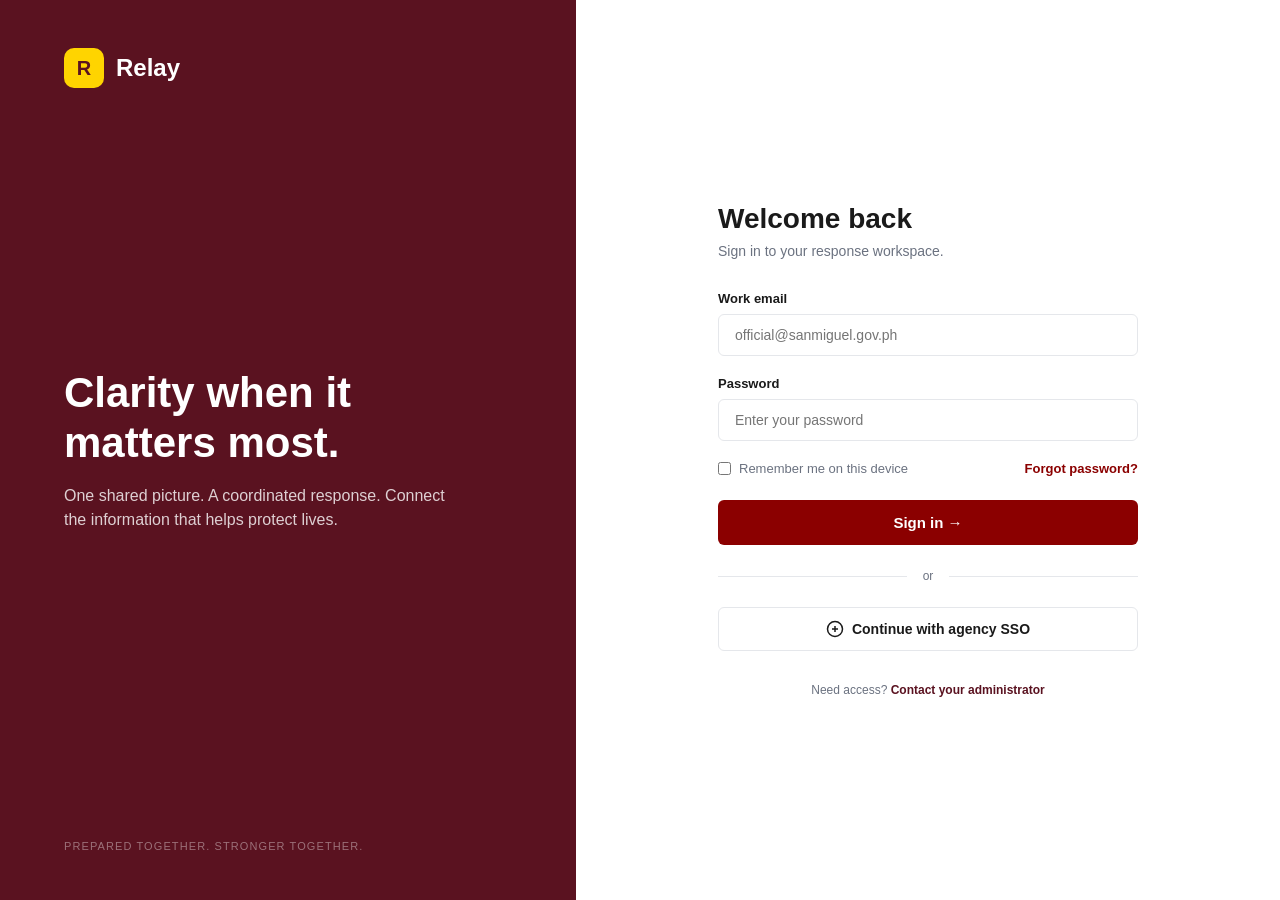
<file: index.html>
<!DOCTYPE html>
<html lang="en">
<head>
  <meta charset="UTF-8">
  <meta name="viewport" content="width=device-width, initial-scale=1.0">
  <title>Relay - Sign In</title>
  <link rel="stylesheet" href="css/style.css">
  <style>
    body { display: flex; height: 100vh; overflow: hidden; background-color: var(--white); }
    .login-branding { width: 45%; background-color: var(--maroon); color: var(--white); display: flex; flex-direction: column; justify-content: center; padding: 64px; position: relative; }
    .login-branding .logo { position: absolute; top: 48px; left: 64px; display: flex; align-items: center; gap: 12px; font-size: 24px; font-weight: 700; }
    .login-branding .logo .logo-icon { background-color: var(--yellow); color: var(--maroon); width: 40px; height: 40px; border-radius: 10px; display: flex; align-items: center; justify-content: center; font-weight: 900; font-size: 20px; }
    .login-branding h1 { font-size: 42px; line-height: 1.2; margin-bottom: 16px; font-weight: 600; }
    .login-branding p { font-size: 16px; color: rgba(255, 255, 255, 0.8); max-width: 400px; line-height: 1.5; }
    .login-branding .tagline { position: absolute; bottom: 48px; left: 64px; font-size: 11px; letter-spacing: 0.1em; text-transform: uppercase; color: rgba(255, 255, 255, 0.4); }
    .login-form-container { width: 55%; display: flex; flex-direction: column; justify-content: center; align-items: center; padding: 64px; background-color: var(--white); }
    .login-form-wrapper { width: 100%; max-width: 420px; }
    .login-header { margin-bottom: 32px; }
    .login-header h2 { font-size: 28px; color: var(--text-main); margin-bottom: 8px; }
    .login-header p { font-size: 14px; color: var(--text-muted); }
    .form-group { margin-bottom: 20px; }
    .form-group label { display: block; font-size: 13px; font-weight: 600; margin-bottom: 8px; color: var(--text-main); }
    .form-group input { width: 100%; padding: 12px 16px; border: 1px solid var(--border); border-radius: 6px; font-size: 14px; font-family: inherit; color: var(--text-main); background-color: var(--white); transition: border-color 0.2s; }
    .form-group input:focus { outline: none; border-color: var(--maroon); }
    .form-actions { display: flex; justify-content: space-between; align-items: center; margin-bottom: 24px; font-size: 13px; }
    .form-actions label { display: flex; align-items: center; gap: 8px; color: var(--text-muted); cursor: pointer; }
    .form-actions a { color: var(--red); font-weight: 600; text-decoration: none; }
    .btn-login { width: 100%; padding: 14px; background-color: var(--red); color: var(--white); border: none; border-radius: 6px; font-size: 15px; font-weight: 600; cursor: pointer; transition: background 0.2s; }
    .btn-login:hover { background-color: var(--red-hover); }
    .divider { display: flex; align-items: center; text-align: center; margin: 24px 0; color: var(--text-muted); font-size: 12px; }
    .divider::before, .divider::after { content: ''; flex: 1; border-bottom: 1px solid var(--border); }
    .divider::before { margin-right: 16px; } .divider::after { margin-left: 16px; }
    .btn-sso { width: 100%; padding: 12px; background-color: var(--white); border: 1px solid var(--border); border-radius: 6px; font-size: 14px; font-weight: 600; color: var(--text-main); display: flex; align-items: center; justify-content: center; gap: 8px; cursor: pointer; }
    .btn-sso:hover { background-color: var(--cream); }
    .login-footer { margin-top: 32px; text-align: center; font-size: 12px; color: var(--text-muted); }
    .login-footer a { color: var(--maroon); font-weight: 600; text-decoration: none; }
  </style>
</head>
<body>

  <div class="login-branding">
    <div class="logo">
      <div class="logo-icon">R</div>
      Relay
    </div>
    
    <h1>Clarity when it<br>matters most.</h1>
    <p>One shared picture. A coordinated response. Connect the information that helps protect lives.</p>
    
    <div class="tagline">Prepared together. Stronger together.</div>
  </div>

  <div class="login-form-container">
    <div class="login-form-wrapper">
      
      <div class="login-header">
        <h2>Welcome back</h2>
        <p>Sign in to your response workspace.</p>
      </div>

      <form onsubmit="simulateLogin(event)">
        
        <div class="form-group">
          <label for="email">Work email</label>
          <input type="email" id="email" placeholder="official@sanmiguel.gov.ph" required>
        </div>

        <div class="form-group">
          <label for="password">Password</label>
          <input type="password" id="password" placeholder="Enter your password" required>
        </div>

        <div class="form-actions">
          <label>
            <input type="checkbox"> Remember me on this device
          </label>
          <a href="#">Forgot password?</a>
        </div>

        <button type="submit" class="btn-login">Sign in →</button>
      </form>

      <div class="divider">or</div>

      <button class="btn-sso" onclick="alert('SSO Simulation: Only available in the live system.');">
        <svg width="18" height="18" viewBox="0 0 24 24" fill="none" stroke="currentColor" stroke-width="2"><circle cx="12" cy="12" r="10"></circle><path d="M12 8v8M8 12h8"></path></svg>
        Continue with agency SSO
      </button>

      <div class="login-footer">
        Need access? <a href="#">Contact your administrator</a>
      </div>

    </div>
  </div>

  <script src="js/app.js"></script>
</body>
</html>
</file>
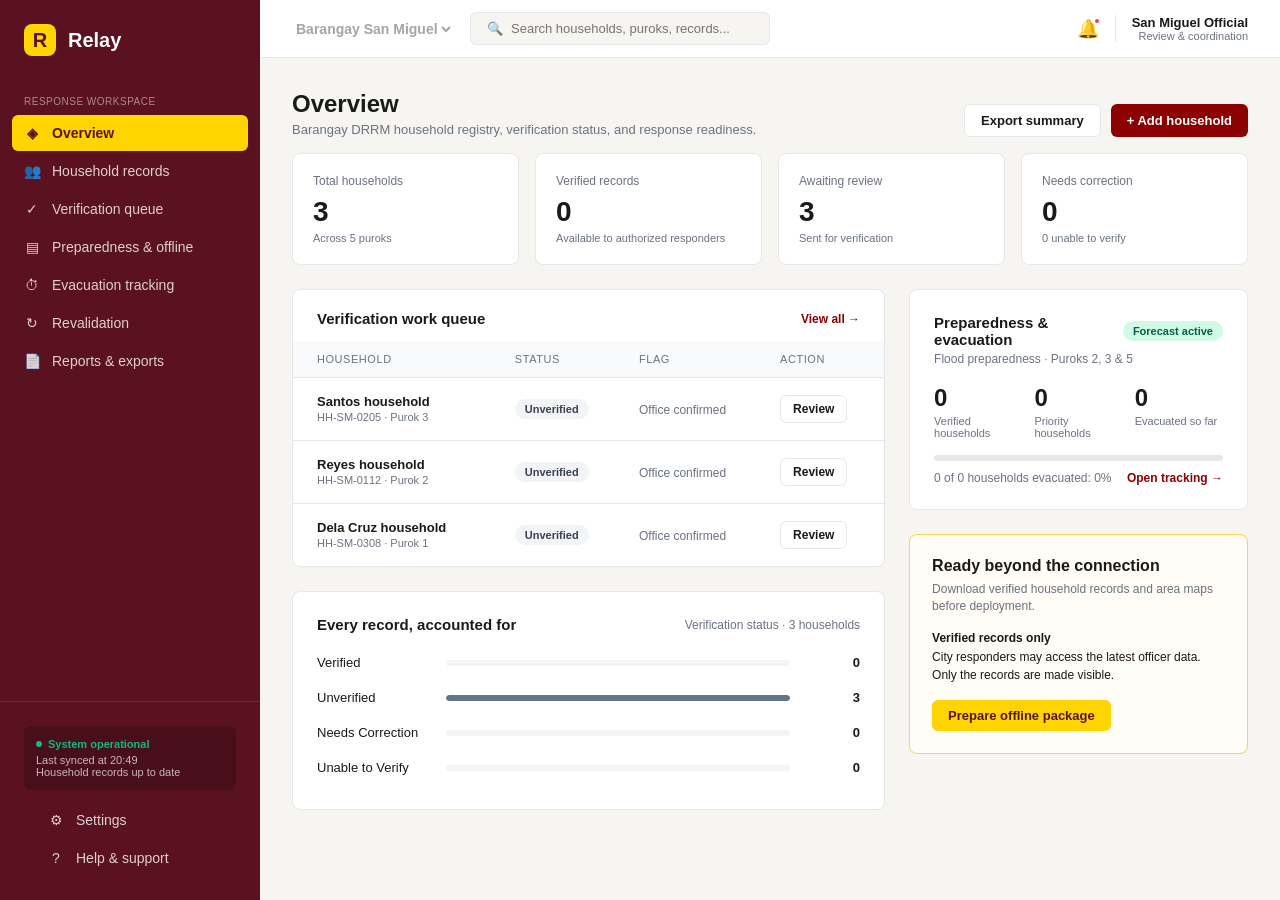
<file: dashboard.html>
<!DOCTYPE html>
<html lang="en">
<head>
  <meta charset="UTF-8">
  <meta name="viewport" content="width=device-width, initial-scale=1.0">
  <title>Relay - Overview</title>
  <link rel="stylesheet" href="css/style.css">
  <style>
    .stats-grid { display: grid; grid-template-columns: repeat(4, 1fr); gap: 16px; }
    .stat-card { background: var(--white); border: 1px solid var(--border); border-radius: 8px; padding: 20px; }
    .stat-label { font-size: 12px; color: var(--text-muted); font-weight: 500; margin-bottom: 8px; }
    .stat-num { font-size: 28px; font-weight: 700; color: var(--text-main); margin-bottom: 4px; line-height: 1.15; }
    .stat-sub { font-size: 11px; color: var(--text-muted); }
    .dash-grid { display: grid; grid-template-columns: 1.75fr 1fr; gap: 24px; align-items: start; }
    .dash-left-col, .dash-right-col { display: flex; flex-direction: column; gap: 24px; }
    .flag-text { font-size: 12px; color: var(--text-muted); }
    .prep-head { display: flex; justify-content: space-between; align-items: center; gap: 12px; margin-bottom: 4px; }
    .forecast-pill { background: #D1FAE5; color: #065F46; font-size: 11px; font-weight: 600; padding: 4px 10px; border-radius: 999px; white-space: nowrap; }
    .prep-sub { font-size: 12px; color: var(--text-muted); margin-bottom: 18px; }
    .prep-kpis { display: grid; grid-template-columns: repeat(3, 1fr); gap: 12px; margin-bottom: 16px; }
    .prep-kpi-num { font-size: 24px; font-weight: 700; color: var(--text-main); line-height: 1.2; }
    .prep-kpi-label { font-size: 11px; color: var(--text-muted); margin-top: 2px; }
    .progress-track { width: 100%; height: 6px; background: #E5E7EB; border-radius: 999px; overflow: hidden; margin-bottom: 10px; }
    .progress-fill-green { height: 100%; background: #10B981; border-radius: 999px; transition: width 0.25s ease; }
    .prep-foot { display: flex; justify-content: space-between; align-items: center; font-size: 12px; color: var(--text-muted); gap: 8px; }
    .prep-foot a { color: var(--red); font-weight: 600; }
    .offline-callout { background: #FFFDF5; border: 1px solid #FCD34D; border-radius: 8px; padding: 22px; }
    .offline-callout h3 { font-size: 16px; font-weight: 700; color: var(--text-main); margin-bottom: 6px; }
    .offline-callout p { font-size: 12px; color: var(--text-muted); line-height: 1.45; margin-bottom: 14px; }
    .offline-verified-note { font-size: 12px; color: var(--text-main); margin-bottom: 16px; line-height: 1.45; }
    .offline-verified-note strong { display: block; margin-bottom: 2px; }
    .breakdown-row { display: grid; grid-template-columns: 115px 1fr 56px; align-items: center; gap: 14px; padding: 10px 0; }
    .breakdown-label { font-size: 13px; color: var(--text-main); }
    .breakdown-track { width: 100%; height: 6px; background: #F3F4F6; border-radius: 999px; overflow: hidden; }
    .breakdown-fill { height: 100%; border-radius: 999px; transition: width 0.25s ease; }
    .breakdown-val { font-size: 13px; font-weight: 600; color: var(--text-main); text-align: right; }
    @media (max-width: 1050px) {
      .stats-grid { grid-template-columns: repeat(2, 1fr); }
      .dash-grid { grid-template-columns: 1fr; }
    }
  </style>
</head>
<body>
  <aside class="sidebar">
    <div class="sidebar-logo"><div class="logo-icon">R</div> Relay</div>
    <div class="sidebar-section-title">Response Workspace</div>
    <nav class="sidebar-nav">
      <a href="dashboard.html" class="active"><span class="nav-icon">◈</span> Overview</a>
      <a href="records.html"><span class="nav-icon">👥</span> Household records</a>
      <a href="verify.html"><span class="nav-icon">✓</span> Verification queue</a>
      <a href="preparedness.html"><span class="nav-icon">▤</span> Preparedness & offline</a>
      <a href="evacuation.html"><span class="nav-icon">⏱</span> Evacuation tracking</a>
      <a href="revalidation.html"><span class="nav-icon">↻</span> Revalidation</a>
      <a href="reports.html"><span class="nav-icon">📄</span> Reports & exports</a>
    </nav>
    <div class="sidebar-footer">
      <div class="status-card"><div class="status-title"><div class="status-dot"></div> System operational</div>Last synced at 09:42<br>Household records up to date</div>
      <nav class="sidebar-nav" style="margin-top: 12px;"><a href="settings.html"><span class="nav-icon">⚙</span> Settings</a><a href="help.html"><span class="nav-icon">?</span> Help & support</a></nav>
    </div>
  </aside>

  <main class="main-content">
    <header class="topbar">
      <div class="topbar-left">
        <div class="workspace-selector"><select id="workspace-selector" style="border:none; background:transparent; font-weight:600; font-size:14px; cursor:pointer;"><option>Barangay San Miguel</option></select></div>
        <div class="search-bar"><span>🔍</span> Search households, puroks, records...</div>
      </div>
      <div class="topbar-right">
        <span>🔔</span>
        <div class="user-profile"><div class="user-info"><div class="user-name">Loading...</div><div class="user-role">Loading...</div></div></div>
      </div>
    </header>

    <div class="page-header">
      <div><h1>Overview</h1><p>Barangay DRRM household registry, verification status, and response readiness.</p></div>
      <div style="display: flex; gap: 10px; flex-wrap: wrap;">
        <button type="button" class="btn btn-secondary" onclick="triggerDashboardExportSummary()">Export summary</button>
        <button type="button" class="btn btn-primary btn-add-action">+ Add household</button>
      </div>
    </div>

    <div class="page-body">
      <div class="stats-grid">
        <div class="stat-card">
          <div class="stat-label">Total households</div>
          <div class="stat-num" id="dash-total-hh">0</div>
          <div class="stat-sub">Across 5 puroks</div>
        </div>
        <div class="stat-card">
          <div class="stat-label">Verified records</div>
          <div class="stat-num" id="dash-verified-hh">0</div>
          <div class="stat-sub">Available to authorized responders</div>
        </div>
        <div class="stat-card">
          <div class="stat-label">Awaiting review</div>
          <div class="stat-num" id="dash-pending-hh">0</div>
          <div class="stat-sub">Sent for verification</div>
        </div>
        <div class="stat-card">
          <div class="stat-label">Needs correction</div>
          <div class="stat-num" id="dash-correction-hh">0</div>
          <div class="stat-sub" id="dash-correction-sub">0 unable to verify</div>
        </div>
      </div>

      <div class="dash-grid">
        <div class="dash-left-col">
          <div class="card" style="padding: 0; overflow: hidden;">
            <div class="card-header" style="padding: 20px 24px 14px 24px; margin-bottom: 0;">
              <div class="card-title">Verification work queue</div>
              <a href="verify.html" style="font-size: 12px; color: var(--red); font-weight: 600;">View all →</a>
            </div>
            <div class="table-container">
              <table>
                <thead style="background: #F9FAFB;">
                  <tr>
                    <th style="padding-left: 24px;">Household</th>
                    <th>Status</th>
                    <th>Flag</th>
                    <th>Action</th>
                  </tr>
                </thead>
                <tbody id="dash-queue-body"></tbody>
              </table>
            </div>
          </div>

          <div class="card">
            <div class="card-header" style="border-bottom: none; padding-bottom: 0; margin-bottom: 12px;">
              <div class="card-title">Every record, accounted for</div>
              <span style="font-size: 12px; color: var(--text-muted);" id="dash-accounted-sub">Verification status · 0 households</span>
            </div>
            <div id="dash-breakdown-rows"></div>
          </div>
        </div>

        <div class="dash-right-col">
          <div class="card">
            <div class="prep-head">
              <div class="card-title">Preparedness & evacuation</div>
              <span class="forecast-pill">Forecast active</span>
            </div>
            <div class="prep-sub">Flood preparedness · Puroks 2, 3 & 5</div>
            <div class="prep-kpis">
              <div>
                <div class="prep-kpi-num" id="dash-prep-verified">0</div>
                <div class="prep-kpi-label">Verified households</div>
              </div>
              <div>
                <div class="prep-kpi-num" id="dash-prep-priority">0</div>
                <div class="prep-kpi-label">Priority households</div>
              </div>
              <div>
                <div class="prep-kpi-num" id="dash-prep-evacuated">0</div>
                <div class="prep-kpi-label">Evacuated so far</div>
              </div>
            </div>
            <div class="progress-track">
              <div class="progress-fill-green" id="dash-evac-progress-bar" style="width: 0%;"></div>
            </div>
            <div class="prep-foot">
              <span id="dash-evac-progress-text">0 of 0 households evacuated: 0%</span>
              <a href="evacuation.html">Open tracking →</a>
            </div>
          </div>

          <div class="offline-callout">
            <h3>Ready beyond the connection</h3>
            <p>Download verified household records and area maps before deployment.</p>
            <div class="offline-verified-note">
              <strong>Verified records only</strong>
              City responders may access the latest officer data. Only the records are made visible.
            </div>
            <a href="preparedness.html" class="btn btn-yellow">Prepare offline package</a>
          </div>
        </div>
      </div>
    </div>
  </main>

  <script src="js/database.js"></script>
  <script src="js/app.js"></script>
  <script>
    function escapeDashHtml(value) {
      return String(value ?? '')
        .replace(/&/g, '&amp;')
        .replace(/</g, '&lt;')
        .replace(/>/g, '&gt;')
        .replace(/"/g, '&quot;')
        .replace(/'/g, '&#39;');
    }

    function triggerDashboardExportSummary() {
      openExportConfirmModal('summary export', () => {
        const scoped = typeof getScopedHouseholds === 'function' && typeof households !== 'undefined'
          ? getScopedHouseholds(households)
          : [];
        const evacMap = JSON.parse(localStorage.getItem('evacuation_statuses') || '{}');
        const rows = [
          ['ID', 'Household Head', 'Barangay', 'Purok', 'Verification Status', 'Evacuation Status'],
          ...scoped.map(hh => [
            hh.id,
            hh.head,
            hh.barangay || 'San Miguel',
            hh.purok || '',
            localStorage.getItem(`record_${hh.id}`) || 'Unverified',
            evacMap[hh.id] || 'At Home'
          ])
        ];
        downloadRelayCsv('relay-overview-summary.csv', rows);
      });
    }

    function getQueueFlagLabel(hh, status) {
      if (hh.flag) return hh.flag;
      if (status === 'Needs Correction') return 'Address correction';
      if (hh.locationConfirmed === false) return 'Confirmation pending';
      return 'Office confirmed';
    }

    function renderDashboardPage() {
      const scoped = typeof getScopedHouseholds === 'function' && typeof households !== 'undefined'
        ? getScopedHouseholds(households)
        : Object.values(typeof households !== 'undefined' ? households : {});

      const evacMap = JSON.parse(localStorage.getItem('evacuation_statuses') || '{}');

      let verifiedCount = 0;
      let unverifiedCount = 0;
      let needsCorrectionCount = 0;
      let unableCount = 0;
      let priorityCount = 0;
      let evacuatedCount = 0;

      const queueRows = [];

      scoped.forEach(hh => {
        const status = localStorage.getItem(`record_${hh.id}`) || 'Unverified';
        if (status === 'Verified') verifiedCount++;
        else if (status === 'Needs Correction') needsCorrectionCount++;
        else if (status === 'Unable to Verify') unableCount++;
        else unverifiedCount++;

        const firstMember = Array.isArray(hh.members) && hh.members[0] ? hh.members[0] : null;
        const hasNeed = firstMember && firstMember.needs && firstMember.needs !== 'None' && firstMember.needs !== 'None reported';
        if (status === 'Verified' && hasNeed) {
          priorityCount++;
        }

        const evacStatus = evacMap[hh.id] || localStorage.getItem(`evac_${hh.id}`) || 'At Home';
        if (
          status === 'Verified' &&
          (evacStatus === 'In Evacuation Center' ||
            evacStatus === 'Pre-emptively Evacuated' ||
            evacStatus === 'Assisted')
        ) {
          evacuatedCount++;
        }

        if (status !== 'Verified') {
          queueRows.push({ ...hh, status });
        }
      });

      document.getElementById('dash-total-hh').textContent = scoped.length;
      document.getElementById('dash-verified-hh').textContent = verifiedCount;
      document.getElementById('dash-pending-hh').textContent = unverifiedCount;
      document.getElementById('dash-correction-hh').textContent = needsCorrectionCount;
      document.getElementById('dash-correction-sub').textContent = `${unableCount} unable to verify`;

      document.getElementById('dash-prep-verified').textContent = verifiedCount;
      document.getElementById('dash-prep-priority').textContent = priorityCount;
      document.getElementById('dash-prep-evacuated').textContent = evacuatedCount;

      const pct = verifiedCount > 0 ? Math.round((evacuatedCount / verifiedCount) * 100) : 0;
      document.getElementById('dash-evac-progress-bar').style.width = `${pct}%`;
      document.getElementById('dash-evac-progress-text').textContent =
        `${evacuatedCount} of ${verifiedCount} households evacuated: ${pct}%`;

      document.getElementById('dash-accounted-sub').textContent =
        `Verification status · ${scoped.length} households`;

      const maxBar = Math.max(1, scoped.length);
      const breakdownItems = [
        { label: 'Verified', count: verifiedCount, color: '#10B981' },
        { label: 'Unverified', count: unverifiedCount, color: '#64748B' },
        { label: 'Needs Correction', count: needsCorrectionCount, color: '#F59E0B' },
        { label: 'Unable to Verify', count: unableCount, color: '#EF4444' }
      ];

      document.getElementById('dash-breakdown-rows').innerHTML = breakdownItems.map(item => {
        const widthPct = Math.round((item.count / maxBar) * 100);
        return `
          <div class="breakdown-row">
            <div class="breakdown-label">${escapeDashHtml(item.label)}</div>
            <div class="breakdown-track">
              <div class="breakdown-fill" style="width: ${widthPct}%; background: ${item.color};"></div>
            </div>
            <div class="breakdown-val">${item.count}</div>
          </div>
        `;
      }).join('');

      const tbody = document.getElementById('dash-queue-body');
      if (!tbody) return;

      if (queueRows.length === 0) {
        tbody.innerHTML = '<tr><td colspan="4" style="text-align:center; padding: 20px; color: var(--text-muted);">No records awaiting verification.</td></tr>';
        return;
      }

      tbody.innerHTML = queueRows.slice(0, 5).map(hh => {
        const pillClass =
          hh.status === 'Needs Correction' ? 'pill-needs' :
          hh.status === 'Unable to Verify' ? 'pill-unable' :
          'pill-unverified';
        const flagLabel = getQueueFlagLabel(hh, hh.status);
        const purokShort = String(hh.purok || '').split(',')[0];

        return `
          <tr data-id="${escapeDashHtml(hh.id)}">
            <td style="padding-left: 24px;">
              <strong>${escapeDashHtml(hh.head)} household</strong><br>
              <span style="font-size: 11px; color: var(--text-muted);">${escapeDashHtml(hh.id)}${purokShort ? ' · ' + escapeDashHtml(purokShort) : ''}</span>
            </td>
            <td><span class="pill ${pillClass}">${escapeDashHtml(hh.status)}</span></td>
            <td><span class="flag-text">${escapeDashHtml(flagLabel)}</span></td>
            <td><button type="button" class="btn btn-secondary btn-verify-action" style="padding: 6px 12px; font-size: 12px;">Review</button></td>
          </tr>
        `;
      }).join('');
    }

    document.addEventListener('DOMContentLoaded', renderDashboardPage);
  </script>
</body>
</html>
</file>
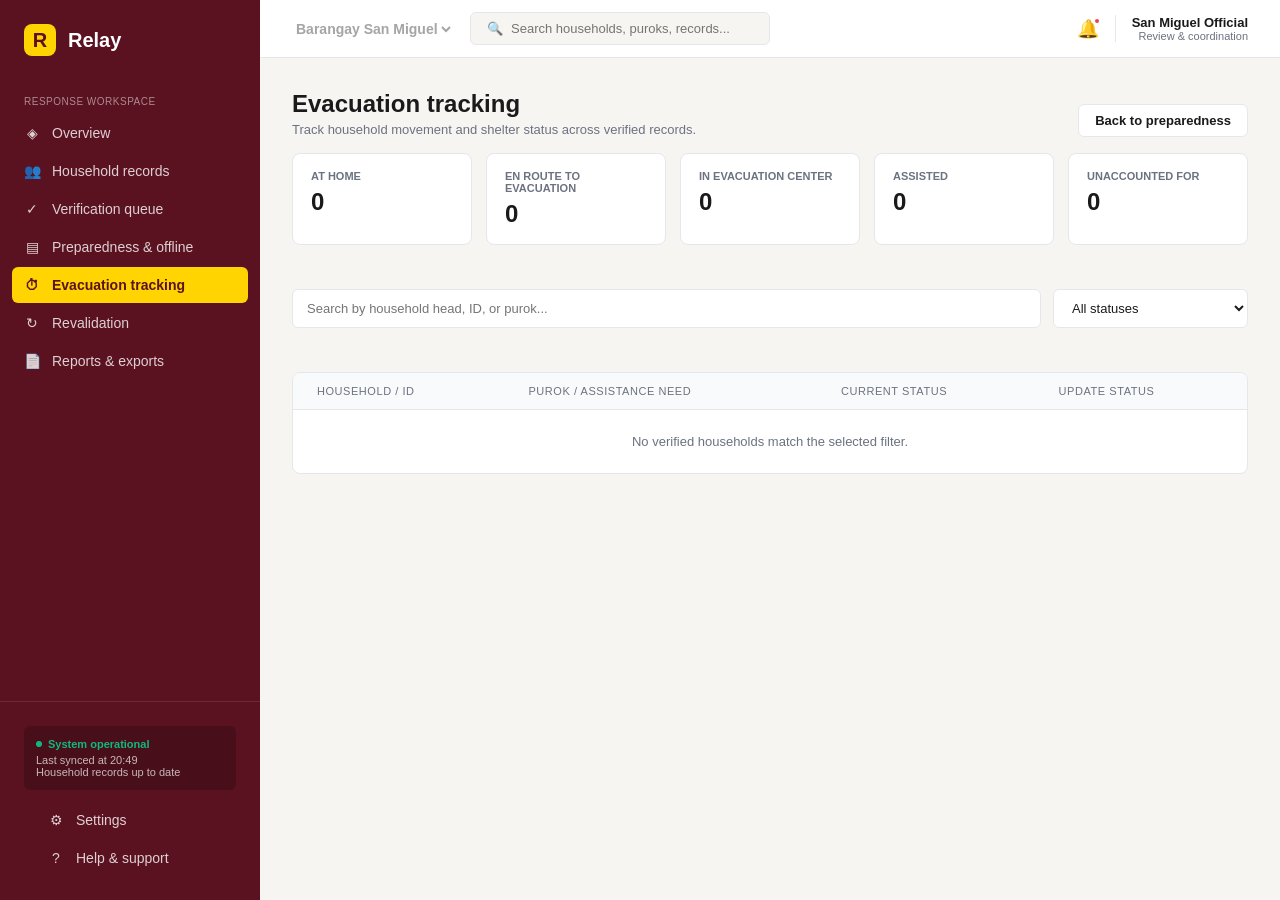
<file: evacuation.html>
<!DOCTYPE html>
<html lang="en">
<head>
  <meta charset="UTF-8">
  <meta name="viewport" content="width=device-width, initial-scale=1.0">
  <title>Relay - Evacuation Tracking</title>
  <link rel="stylesheet" href="css/style.css">
  <style>
    .evac-summary-grid { display: grid; grid-template-columns: repeat(5, 1fr); gap: 14px; margin-bottom: 20px; }
    .evac-stat { background: var(--white); border: 1px solid var(--border); border-radius: 8px; padding: 16px 18px; }
    .evac-stat .label { font-size: 11px; text-transform: uppercase; font-weight: 600; color: var(--text-muted); margin-bottom: 6px; }
    .evac-stat .num { font-size: 24px; font-weight: 700; color: var(--text-main); }
    .filters-row { display: flex; gap: 12px; margin-bottom: 20px; flex-wrap: wrap; }
    .filter-input { background: var(--white); border: 1px solid var(--border); border-radius: 6px; padding: 10px 14px; font-size: 13px; color: var(--text-main); }
    .filter-input:focus { outline: none; border-color: var(--maroon); }
    .search-input { flex-grow: 1; min-width: 240px; }
    .status-select { padding: 7px 10px; border: 1px solid var(--border); border-radius: 6px; font-family: inherit; font-size: 12px; font-weight: 600; background: var(--white); color: var(--text-main); cursor: pointer; }
    .status-at-home { background: #FEE2E2; color: #991B1B; }
    .status-en-route { background: #FEF3C7; color: #92400E; }
    .status-evacuated { background: #D1FAE5; color: #065F46; }
    .status-preemptive { background: #E0F2FE; color: #075985; }
    .status-assisted { background: #EDE9FE; color: #5B21B6; }
    .status-unaccounted { background: #F3F4F6; color: #374151; }
    .save-toast { display: none; position: fixed; bottom: 24px; right: 24px; background: #065F46; color: #FFFFFF; padding: 12px 16px; border-radius: 8px; font-size: 13px; font-weight: 600; box-shadow: 0 8px 20px rgba(0,0,0,0.15); z-index: 2000; }
    @media (max-width: 1100px) { .evac-summary-grid { grid-template-columns: repeat(3, 1fr); } }
    @media (max-width: 700px) { .evac-summary-grid { grid-template-columns: repeat(2, 1fr); } }
  </style>
</head>
<body>
  <aside class="sidebar">
    <div class="sidebar-logo"><div class="logo-icon">R</div> Relay</div>
    <div class="sidebar-section-title">Response Workspace</div>
    <nav class="sidebar-nav">
      <a href="dashboard.html"><span class="nav-icon">◈</span> Overview</a>
      <a href="records.html"><span class="nav-icon">👥</span> Household records</a>
      <a href="verify.html"><span class="nav-icon">✓</span> Verification queue</a>
      <a href="preparedness.html"><span class="nav-icon">▤</span> Preparedness & offline</a>
      <a href="evacuation.html" class="active"><span class="nav-icon">⏱</span> Evacuation tracking</a>
      <a href="revalidation.html"><span class="nav-icon">↻</span> Revalidation</a>
      <a href="reports.html"><span class="nav-icon">📄</span> Reports & exports</a>
    </nav>
    <div class="sidebar-footer">
      <div class="status-card"><div class="status-title"><div class="status-dot"></div> System operational</div>Last synced at 09:42<br>Household records up to date</div>
      <nav class="sidebar-nav" style="margin-top: 12px;"><a href="settings.html"><span class="nav-icon">⚙</span> Settings</a><a href="help.html"><span class="nav-icon">?</span> Help & support</a></nav>
    </div>
  </aside>

  <main class="main-content">
    <header class="topbar">
      <div class="topbar-left">
        <div class="workspace-selector"><select id="workspace-selector" style="border:none; background:transparent; font-weight:600; font-size:14px; cursor:pointer;"><option>Barangay San Miguel</option></select></div>
        <div class="search-bar"><span>🔍</span> Search households, puroks, records...</div>
      </div>
      <div class="topbar-right">
        <span>🔔</span>
        <div class="user-profile"><div class="user-info"><div class="user-name">Loading...</div><div class="user-role">Loading...</div></div></div>
      </div>
    </header>

    <div class="page-header">
      <div><h1>Evacuation tracking</h1><p>Track household movement and shelter status across verified records.</p></div>
      <div><a href="preparedness.html" class="btn btn-secondary">Back to preparedness</a></div>
    </div>

    <div class="page-body">
      <div class="evac-summary-grid">
        <div class="evac-stat"><div class="label">At Home</div><div class="num" id="evac-count-home">0</div></div>
        <div class="evac-stat"><div class="label">En Route to Evacuation</div><div class="num" id="evac-count-route">0</div></div>
        <div class="evac-stat"><div class="label">In Evacuation Center</div><div class="num" id="evac-count-center">0</div></div>
        <div class="evac-stat"><div class="label">Assisted</div><div class="num" id="evac-count-assisted">0</div></div>
        <div class="evac-stat"><div class="label">Unaccounted For</div><div class="num" id="evac-count-unaccounted">0</div></div>
      </div>

      <div class="filters-row">
        <input type="text" id="evac-search" class="filter-input search-input" placeholder="Search by household head, ID, or purok..." oninput="renderEvacuationPage()">
        <select id="filter-evac-status" class="filter-input" onchange="renderEvacuationPage()">
          <option value="All">All statuses</option>
          <option value="At Home">At Home</option>
          <option value="En Route to Evacuation">En Route to Evacuation</option>
          <option value="In Evacuation Center">In Evacuation Center</option>
          <option value="Pre-emptively Evacuated">Pre-emptively Evacuated</option>
          <option value="Assisted">Assisted</option>
          <option value="Unaccounted For">Unaccounted For</option>
        </select>
      </div>

      <div class="card" style="padding: 0; overflow: hidden;">
        <div class="table-container">
          <table>
            <thead style="background: #F9FAFB;">
              <tr>
                <th style="padding-left: 24px;">Household / ID</th>
                <th>Purok / Assistance Need</th>
                <th>Current Status</th>
                <th>Update Status</th>
              </tr>
            </thead>
            <tbody id="evac-table-body"></tbody>
          </table>
        </div>
      </div>
    </div>
  </main>

  <div id="evac-toast" class="save-toast">Evacuation status updated</div>

  <script src="js/database.js"></script>
  <script src="js/app.js"></script>
  <script>
    const EVAC_OPTIONS = [
      'At Home',
      'En Route to Evacuation',
      'In Evacuation Center',
      'Pre-emptively Evacuated',
      'Assisted',
      'Unaccounted For'
    ];

    function escapeEvacHtml(value) {
      return String(value ?? '')
        .replace(/&/g, '&amp;')
        .replace(/</g, '&lt;')
        .replace(/>/g, '&gt;')
        .replace(/"/g, '&quot;')
        .replace(/'/g, '&#39;');
    }

    function readEvacMap() {
      const saved = JSON.parse(localStorage.getItem('evacuation_statuses') || '{}');
      return saved && typeof saved === 'object' ? saved : {};
    }

    function updateEvacuationStatus(hhId, newStatus) {
      if (!hhId || !newStatus) return;
      const map = readEvacMap();
      map[hhId] = newStatus;
      localStorage.setItem('evacuation_statuses', JSON.stringify(map));
      localStorage.setItem(`evac_${hhId}`, newStatus);

      if (!navigator.onLine) {
        const offlineQueue = JSON.parse(localStorage.getItem('offline_queue') || '[]');
        offlineQueue.push({ id: hhId, type: 'evacuation', status: newStatus, timestamp: Date.now() });
        localStorage.setItem('offline_queue', JSON.stringify(offlineQueue));
      }

      renderEvacuationPage();

      const toast = document.getElementById('evac-toast');
      if (toast) {
        toast.textContent = `Updated ${hhId} to "${newStatus}"`;
        toast.style.display = 'block';
        clearTimeout(window._evacToastTimer);
        window._evacToastTimer = setTimeout(() => {
          toast.style.display = 'none';
        }, 2200);
      }
    }

    function getEvacBadgeClass(status) {
      if (status === 'In Evacuation Center') return 'status-evacuated';
      if (status === 'Pre-emptively Evacuated') return 'status-preemptive';
      if (status === 'Assisted') return 'status-assisted';
      if (status === 'Unaccounted For') return 'status-unaccounted';
      if (status === 'At Home') return 'status-at-home';
      return 'status-en-route';
    }

    function renderEvacuationPage() {
      const scoped = typeof getScopedHouseholds === 'function' && typeof households !== 'undefined'
        ? getScopedHouseholds(households)
        : Object.values(typeof households !== 'undefined' ? households : {});

      const verified = scoped.filter(hh => (localStorage.getItem(`record_${hh.id}`) || 'Unverified') === 'Verified');
      const evacMap = readEvacMap();

      let homeCount = 0;
      let routeCount = 0;
      let centerCount = 0;
      let assistedCount = 0;
      let unaccountedCount = 0;

      const rowsData = verified.map(hh => {
        const status = evacMap[hh.id] || localStorage.getItem(`evac_${hh.id}`) || 'At Home';
        if (status === 'At Home') homeCount++;
        else if (status === 'En Route to Evacuation') routeCount++;
        else if (status === 'In Evacuation Center' || status === 'Pre-emptively Evacuated') centerCount++;
        else if (status === 'Assisted') assistedCount++;
        else if (status === 'Unaccounted For') unaccountedCount++;

        const firstMember = Array.isArray(hh.members) && hh.members[0] ? hh.members[0] : { needs: 'None reported' };
        const needText = firstMember.needs && firstMember.needs !== 'None' ? firstMember.needs : 'None reported';
        return { ...hh, status, needText };
      });

      document.getElementById('evac-count-home').textContent = homeCount;
      document.getElementById('evac-count-route').textContent = routeCount;
      document.getElementById('evac-count-center').textContent = centerCount;
      document.getElementById('evac-count-assisted').textContent = assistedCount;
      document.getElementById('evac-count-unaccounted').textContent = unaccountedCount;

      const query = (document.getElementById('evac-search')?.value || '').trim().toLowerCase();
      const statusFilter = document.getElementById('filter-evac-status')?.value || 'All';

      const filtered = rowsData.filter(hh => {
        const matchesStatus = statusFilter === 'All' || hh.status === statusFilter;
        const matchesQuery =
          !query ||
          String(hh.head || '').toLowerCase().includes(query) ||
          String(hh.id || '').toLowerCase().includes(query) ||
          String(hh.purok || '').toLowerCase().includes(query) ||
          String(hh.needText || '').toLowerCase().includes(query);
        return matchesStatus && matchesQuery;
      });

      const tbody = document.getElementById('evac-table-body');
      if (!tbody) return;

      if (filtered.length === 0) {
        tbody.innerHTML = '<tr><td colspan="4" style="text-align:center; padding: 24px; color: var(--text-muted);">No verified households match the selected filter.</td></tr>';
        return;
      }

      tbody.innerHTML = filtered.map(hh => {
        const optionsHtml = EVAC_OPTIONS.map(opt =>
          `<option value="${escapeEvacHtml(opt)}" ${hh.status === opt ? 'selected' : ''}>${escapeEvacHtml(opt)}</option>`
        ).join('');

        return `
          <tr>
            <td style="padding-left: 24px;">
              <strong>${escapeEvacHtml(hh.head)} household</strong><br>
              <span style="font-size: 11px; color: var(--text-muted);">${escapeEvacHtml(hh.id)}</span>
            </td>
            <td>
              ${escapeEvacHtml(hh.purok || '')}<br>
              <span style="font-size: 11px; color: var(--text-muted);">${escapeEvacHtml(hh.needText)}</span>
            </td>
            <td><span class="pill ${getEvacBadgeClass(hh.status)}">${escapeEvacHtml(hh.status)}</span></td>
            <td>
              <select class="status-select" onchange="updateEvacuationStatus('${escapeEvacHtml(hh.id)}', this.value)">
                ${optionsHtml}
              </select>
            </td>
          </tr>
        `;
      }).join('');
    }

    document.addEventListener('DOMContentLoaded', renderEvacuationPage);
    window.addEventListener('storage', renderEvacuationPage);
  </script>
</body>
</html>
</file>
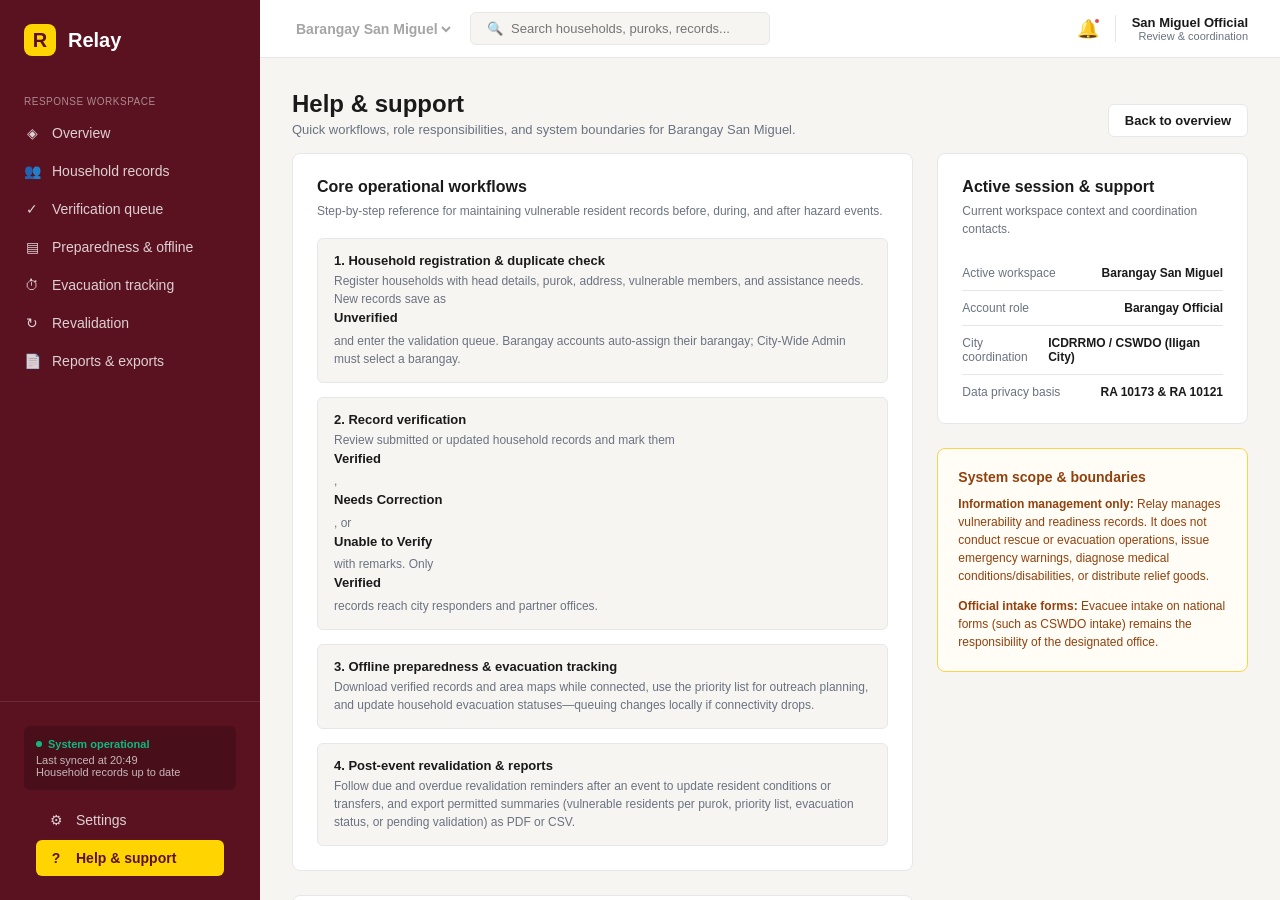
<file: help.html>
<!DOCTYPE html>
<html lang="en">
<head>
  <meta charset="UTF-8">
  <meta name="viewport" content="width=device-width, initial-scale=1.0">
  <title>Relay - Help & Support</title>
  <link rel="stylesheet" href="css/style.css">
  <style>
    .help-grid { display: grid; grid-template-columns: 2fr 1fr; gap: 24px; }
    .help-card { background: var(--white); border: 1px solid var(--border); border-radius: 8px; padding: 24px; margin-bottom: 24px; }
    .help-card h3 { font-size: 16px; margin-bottom: 6px; }
    .help-card p.desc { font-size: 12px; color: var(--text-muted); margin-bottom: 18px; line-height: 1.5; }
    .guide-list { display: flex; flex-direction: column; gap: 14px; }
    .guide-item { border: 1px solid var(--border); border-radius: 6px; padding: 14px 16px; background: var(--cream); }
    .guide-item strong { display: block; font-size: 13px; color: var(--text-main); margin-bottom: 4px; }
    .guide-item span { font-size: 12px; color: var(--text-muted); line-height: 1.5; display: block; }
    .faq-item { padding: 14px 0; border-bottom: 1px solid var(--border); }
    .faq-item:last-child { border-bottom: none; padding-bottom: 0; }
    .faq-item strong { display: block; font-size: 13px; color: var(--text-main); margin-bottom: 4px; }
    .faq-item p { font-size: 12px; color: var(--text-muted); line-height: 1.5; margin: 0; }
    .scope-note { background: #FFFDF5; border: 1px solid #FCD34D; border-radius: 8px; padding: 20px; margin-bottom: 24px; }
    .scope-note h4 { font-size: 14px; font-weight: 600; color: #92400E; margin-bottom: 10px; }
    .scope-note p { font-size: 12px; color: #92400E; line-height: 1.5; margin-bottom: 12px; }
    .scope-note p:last-child { margin-bottom: 0; }
    .contact-row { display: flex; justify-content: space-between; align-items: center; padding: 10px 0; border-bottom: 1px solid var(--border); font-size: 12px; }
    .contact-row:last-child { border-bottom: none; padding-bottom: 0; }
    .contact-row span.label { color: var(--text-muted); }
    .contact-row span.val { font-weight: 600; color: var(--text-main); }
  </style>
</head>
<body>
  <aside class="sidebar">
    <div class="sidebar-logo"><div class="logo-icon">R</div> Relay</div>
    <div class="sidebar-section-title">Response Workspace</div>
    <nav class="sidebar-nav">
      <a href="dashboard.html"><span class="nav-icon">◈</span> Overview</a>
      <a href="records.html"><span class="nav-icon">👥</span> Household records</a>
      <a href="verify.html"><span class="nav-icon">✓</span> Verification queue</a>
      <a href="preparedness.html"><span class="nav-icon">▤</span> Preparedness & offline</a>
      <a href="evacuation.html"><span class="nav-icon">⏱</span> Evacuation tracking</a>
      <a href="revalidation.html"><span class="nav-icon">↻</span> Revalidation</a>
      <a href="reports.html"><span class="nav-icon">📄</span> Reports & exports</a>
    </nav>
    <div class="sidebar-footer">
      <div class="status-card"><div class="status-title"><div class="status-dot"></div> System operational</div>Last synced at 09:42<br>Household records up to date</div>
      <nav class="sidebar-nav" style="margin-top: 12px;">
        <a href="settings.html"><span class="nav-icon">⚙</span> Settings</a>
        <a href="help.html" class="active"><span class="nav-icon">?</span> Help & support</a>
      </nav>
    </div>
  </aside>

  <main class="main-content">
    <header class="topbar">
      <div class="topbar-left">
        <div class="workspace-selector"><select id="workspace-selector" style="border:none; background:transparent; font-weight:600; font-size:14px; cursor:pointer;"><option>Barangay San Miguel</option></select></div>
        <div class="search-bar"><span>🔍</span> Search households, puroks, records...</div>
      </div>
      <div class="topbar-right">
        <span>🔔</span>
        <div class="user-profile"><div class="user-info"><div class="user-name">Loading...</div><div class="user-role">Loading...</div></div></div>
      </div>
    </header>

    <div class="page-header">
      <div><h1>Help & support</h1><p id="help-subtitle">Quick workflows, role responsibilities, and system boundaries for Relay.</p></div>
      <div><a href="dashboard.html" class="btn btn-secondary">Back to overview</a></div>
    </div>

    <div class="page-body">
      <div class="help-grid">
        <div>
          <div class="help-card">
            <h3>Core operational workflows</h3>
            <p class="desc">Step-by-step reference for maintaining vulnerable resident records before, during, and after hazard events.</p>
            <div class="guide-list">
              <div class="guide-item">
                <strong>1. Household registration & duplicate check</strong>
                <span>Register households with head details, purok, address, vulnerable members, and assistance needs. New records save as <strong>Unverified</strong> and enter the validation queue. Barangay accounts auto-assign their barangay; City-Wide Admin must select a barangay.</span>
              </div>
              <div class="guide-item">
                <strong>2. Record verification</strong>
                <span>Review submitted or updated household records and mark them <strong>Verified</strong>, <strong>Needs Correction</strong>, or <strong>Unable to Verify</strong> with remarks. Only <strong>Verified</strong> records reach city responders and partner offices.</span>
              </div>
              <div class="guide-item">
                <strong>3. Offline preparedness & evacuation tracking</strong>
                <span>Download verified records and area maps while connected, use the priority list for outreach planning, and update household evacuation statuses—queuing changes locally if connectivity drops.</span>
              </div>
              <div class="guide-item">
                <strong>4. Post-event revalidation & reports</strong>
                <span>Follow due and overdue revalidation reminders after an event to update resident conditions or transfers, and export permitted summaries (vulnerable residents per purok, priority list, evacuation status, or pending validation) as PDF or CSV.</span>
              </div>
            </div>
          </div>

          <div class="help-card">
            <h3>Frequently asked questions</h3>
            <p class="desc">Common questions about access, record visibility, and offline behavior.</p>
            <div class="faq-item">
              <strong>Why can I only see records from one barangay?</strong>
              <p>Barangay-scoped accounts are restricted to their assigned barangay workspace (San Miguel, Tibanga, or Saray). City-Wide Administration accounts can switch workspaces or view across barangays.</p>
            </div>
            <div class="faq-item">
              <strong>When do city responders and partner offices see a new record?</strong>
              <p>A record must be reviewed and marked <strong>Verified</strong> first. Unverified entries and records needing correction remain in the validation workflow.</p>
            </div>
            <div class="faq-item">
              <strong>What happens when internet service is lost during field updates?</strong>
              <p>Relay enters Offline Mode so you can continue navigating and reviewing saved data. Queued updates stay on the device and synchronize once a connection returns.</p>
            </div>
          </div>
        </div>

        <div>
          <div class="help-card">
            <h3>Active session & support</h3>
            <p class="desc">Current workspace context and coordination contacts.</p>
            <div class="contact-row"><span class="label">Active workspace</span><span class="val" id="help-workspace">Barangay San Miguel</span></div>
            <div class="contact-row"><span class="label">Account role</span><span class="val" id="help-role">Barangay Official</span></div>
            <div class="contact-row"><span class="label">City coordination</span><span class="val">ICDRRMO / CSWDO (Iligan City)</span></div>
            <div class="contact-row"><span class="label">Data privacy basis</span><span class="val">RA 10173 & RA 10121</span></div>
          </div>

          <div class="scope-note">
            <h4>System scope & boundaries</h4>
            <p><strong>Information management only:</strong> Relay manages vulnerability and readiness records. It does not conduct rescue or evacuation operations, issue emergency warnings, diagnose medical conditions/disabilities, or distribute relief goods.</p>
            <p><strong>Official intake forms:</strong> Evacuee intake on national forms (such as CSWDO intake) remains the responsibility of the designated office.</p>
          </div>
        </div>
      </div>
    </div>
  </main>

  <script src="js/database.js"></script>
  <script src="js/app.js"></script>
  <script>
    document.addEventListener('DOMContentLoaded', () => {
      const role = localStorage.getItem('relay-role') || 'Barangay Official';
      const userEmail = (localStorage.getItem('relay-user') || '').trim().toLowerCase();
      let workspace = localStorage.getItem('relay-workspace') || 'Barangay San Miguel';

      if (typeof inferWorkspaceFromEmail === 'function') {
        const inferred = inferWorkspaceFromEmail(userEmail);
        if (role !== 'Admin' && inferred) {
          workspace = inferred;
        }
      }

      const wsEl = document.getElementById('help-workspace');
      const roleEl = document.getElementById('help-role');
      const subEl = document.getElementById('help-subtitle');

      if (wsEl) wsEl.textContent = workspace;
      if (roleEl) roleEl.textContent = role;
      if (subEl) subEl.textContent = `Quick workflows, role responsibilities, and system boundaries for ${workspace}.`;
    });
  </script>
</body>
</html>
</file>
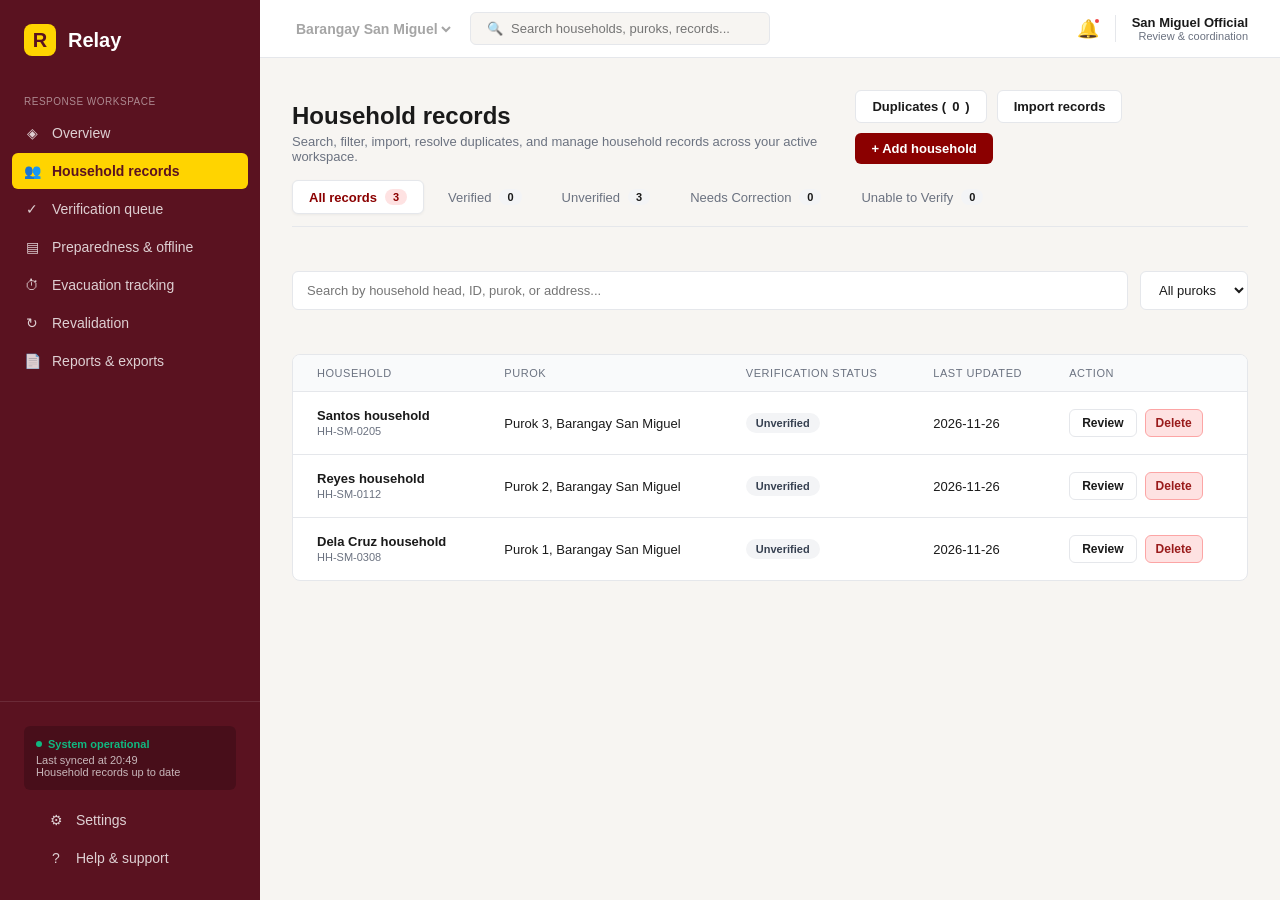
<file: records.html>
<!DOCTYPE html>
<html lang="en">
<head>
  <meta charset="UTF-8">
  <meta name="viewport" content="width=device-width, initial-scale=1.0">
  <title>Relay - Household Records</title>
  <link rel="stylesheet" href="css/style.css">
  <style>
    .status-tabs { display: flex; gap: 8px; margin-bottom: 20px; border-bottom: 1px solid var(--border); padding-bottom: 12px; flex-wrap: wrap; }
    .status-tab { padding: 8px 16px; border-radius: 6px; font-size: 13px; font-weight: 500; background: transparent; color: var(--text-muted); display: flex; align-items: center; gap: 8px; }
    .status-tab:hover { background: var(--white); color: var(--text-main); }
    .status-tab.active { background: var(--white); color: var(--red); font-weight: 600; box-shadow: 0 1px 3px rgba(0,0,0,0.05); border: 1px solid var(--border); }
    .tab-count { background: #F3F4F6; color: var(--text-main); padding: 2px 8px; border-radius: 999px; font-size: 11px; font-weight: 600; }
    .status-tab.active .tab-count { background: #FEE2E2; color: var(--red); }
    .filters-row { display: flex; gap: 12px; margin-bottom: 20px; flex-wrap: wrap; }
    .filter-input { background: var(--white); border: 1px solid var(--border); border-radius: 6px; padding: 10px 14px; font-size: 13px; color: var(--text-main); }
    .filter-input:focus { outline: none; border-color: var(--red); }
    .search-input { flex-grow: 1; min-width: 240px; }
    .action-group { display: inline-flex; align-items: center; gap: 8px; flex-wrap: wrap; }
    .btn-dup-hh { background: #FEF3C7; color: #92400E; border: 1px solid #F59E0B; padding: 6px 10px; border-radius: 6px; font-size: 12px; font-weight: 600; }
    .btn-dup-hh:hover { background: #FDE68A; }
    .btn-delete-hh { background: #FEE2E2; color: #991B1B; border: 1px solid #FCA5A5; padding: 6px 10px; border-radius: 6px; font-size: 12px; font-weight: 600; }
    .btn-delete-hh:hover { background: #FCA5A5; }
  </style>
</head>
<body>
  <aside class="sidebar">
    <div class="sidebar-logo"><div class="logo-icon">R</div> Relay</div>
    <div class="sidebar-section-title">Response Workspace</div>
    <nav class="sidebar-nav">
      <a href="dashboard.html"><span class="nav-icon">◈</span> Overview</a>
      <a href="records.html" class="active"><span class="nav-icon">👥</span> Household records</a>
      <a href="verify.html"><span class="nav-icon">✓</span> Verification queue</a>
      <a href="preparedness.html"><span class="nav-icon">▤</span> Preparedness & offline</a>
      <a href="evacuation.html"><span class="nav-icon">⏱</span> Evacuation tracking</a>
      <a href="revalidation.html"><span class="nav-icon">↻</span> Revalidation</a>
      <a href="reports.html"><span class="nav-icon">📄</span> Reports & exports</a>
    </nav>
    <div class="sidebar-footer">
      <div class="status-card"><div class="status-title"><div class="status-dot"></div> System operational</div>Last synced at 09:42<br>Household records up to date</div>
      <nav class="sidebar-nav" style="margin-top: 12px;"><a href="settings.html"><span class="nav-icon">⚙</span> Settings</a><a href="help.html"><span class="nav-icon">?</span> Help & support</a></nav>
    </div>
  </aside>

  <main class="main-content">
    <header class="topbar">
      <div class="topbar-left">
        <div class="workspace-selector"><select id="workspace-selector" style="border:none; background:transparent; font-weight:600; font-size:14px; cursor:pointer;"><option>Barangay San Miguel</option></select></div>
        <div class="search-bar"><span>🔍</span> Search households, puroks, records...</div>
      </div>
      <div class="topbar-right">
        <span>🔔</span>
        <div class="user-profile"><div class="user-info"><div class="user-name">Loading...</div><div class="user-role">Loading...</div></div></div>
      </div>
    </header>

    <div class="page-header">
      <div><h1>Household records</h1><p>Search, filter, import, resolve duplicates, and manage household records across your active workspace.</p></div>
      <div style="display: flex; gap: 10px; flex-wrap: wrap;">
        <button type="button" class="btn btn-secondary" onclick="openDuplicateCenterModal(renderRecordsPage)">Duplicates (<span id="dup-pair-count">0</span>)</button>
        <button type="button" class="btn btn-secondary" onclick="openImportRecordsModal()">Import records</button>
        <button type="button" class="btn btn-primary btn-add-action">+ Add household</button>
      </div>
    </div>

    <div class="page-body">
      <div class="status-tabs">
        <button type="button" class="status-tab active" data-status="All" onclick="selectRecordTab('All', this)">All records <span class="tab-count" id="count-all">0</span></button>
        <button type="button" class="status-tab" data-status="Verified" onclick="selectRecordTab('Verified', this)">Verified <span class="tab-count" id="count-verified">0</span></button>
        <button type="button" class="status-tab" data-status="Unverified" onclick="selectRecordTab('Unverified', this)">Unverified <span class="tab-count" id="count-unverified">0</span></button>
        <button type="button" class="status-tab" data-status="Needs Correction" onclick="selectRecordTab('Needs Correction', this)">Needs Correction <span class="tab-count" id="count-correction">0</span></button>
        <button type="button" class="status-tab" data-status="Unable to Verify" onclick="selectRecordTab('Unable to Verify', this)">Unable to Verify <span class="tab-count" id="count-unable">0</span></button>
      </div>

      <div class="filters-row">
        <input type="text" id="records-search" class="filter-input search-input" placeholder="Search by household head, ID, purok, or address..." oninput="renderRecordsPage()">
        <select id="filter-purok" class="filter-input" onchange="renderRecordsPage()">
          <option value="All">All puroks</option>
          <option value="Purok 1">Purok 1</option>
          <option value="Purok 2">Purok 2</option>
          <option value="Purok 3">Purok 3</option>
          <option value="Purok 4">Purok 4</option>
          <option value="Purok 5">Purok 5</option>
        </select>
      </div>

      <div class="card" style="padding: 0; overflow: hidden;">
        <div class="table-container">
          <table>
            <thead style="background: #F9FAFB;">
              <tr>
                <th style="padding-left: 24px;">Household</th>
                <th>Purok</th>
                <th>Verification Status</th>
                <th>Last Updated</th>
                <th>Action</th>
              </tr>
            </thead>
            <tbody id="records-table-body"></tbody>
          </table>
        </div>
      </div>
    </div>
  </main>

  <script src="js/database.js"></script>
  <script src="js/app.js"></script>
  <script>
    let activeRecordTab = 'All';

    function escapeRecHtml(value) {
      return String(value ?? '')
        .replace(/&/g, '&amp;')
        .replace(/</g, '&lt;')
        .replace(/>/g, '&gt;')
        .replace(/"/g, '&quot;')
        .replace(/'/g, '&#39;');
    }

    function selectRecordTab(status, el) {
      activeRecordTab = status;
      document.querySelectorAll('.status-tab').forEach(btn => btn.classList.remove('active'));
      if (el) el.classList.add('active');
      renderRecordsPage();
    }

    function resolveRowDuplicates(hhId) {
      const rec = typeof getLatestRecordById === 'function' ? getLatestRecordById(hhId) : null;
      const dups = rec && typeof findDuplicateHouseholds === 'function' ? findDuplicateHouseholds(rec) : [];
      if (rec && dups.length > 0 && typeof openDuplicateResolveModal === 'function') {
        openDuplicateResolveModal(rec, dups, renderRecordsPage);
      } else if (typeof openNoticeModal === 'function') {
        openNoticeModal(
          'No duplicate matches',
          'No duplicate matches were found for this record.',
          'Duplicate Check'
        );
      }
    }

    function renderRecordsPage() {
      const scoped = typeof getScopedHouseholds === 'function' && typeof households !== 'undefined'
        ? getScopedHouseholds(households)
        : Object.values(typeof households !== 'undefined' ? households : {});

      const allPairs = typeof findAllDuplicatePairsInScope === 'function' ? findAllDuplicatePairsInScope() : [];
      const dupCountEl = document.getElementById('dup-pair-count');
      if (dupCountEl) dupCountEl.textContent = allPairs.length;

      const enriched = scoped.map(hh => ({
        ...hh,
        verStatus: localStorage.getItem(`record_${hh.id}`) || 'Unverified',
        dupMatches: typeof findDuplicateHouseholds === 'function' ? findDuplicateHouseholds(hh) : []
      }));

      document.getElementById('count-all').textContent = enriched.length;
      document.getElementById('count-verified').textContent = enriched.filter(h => h.verStatus === 'Verified').length;
      document.getElementById('count-unverified').textContent = enriched.filter(h => h.verStatus === 'Unverified').length;
      document.getElementById('count-correction').textContent = enriched.filter(h => h.verStatus === 'Needs Correction').length;
      document.getElementById('count-unable').textContent = enriched.filter(h => h.verStatus === 'Unable to Verify').length;

      const q = (document.getElementById('records-search')?.value || '').trim().toLowerCase();
      const purokFilter = document.getElementById('filter-purok')?.value || 'All';

      const filtered = enriched.filter(hh => {
        const matchesTab = activeRecordTab === 'All' || hh.verStatus === activeRecordTab;
        const matchesPurok = purokFilter === 'All' || String(hh.purok || '').toLowerCase().includes(purokFilter.toLowerCase());
        const matchesQuery =
          !q ||
          String(hh.head || '').toLowerCase().includes(q) ||
          String(hh.id || '').toLowerCase().includes(q) ||
          String(hh.purok || '').toLowerCase().includes(q) ||
          String(hh.address || '').toLowerCase().includes(q) ||
          String(hh.importSource || '').toLowerCase().includes(q);
        return matchesTab && matchesPurok && matchesQuery;
      });

      const tbody = document.getElementById('records-table-body');
      if (!tbody) return;

      if (filtered.length === 0) {
        tbody.innerHTML = '<tr><td colspan="5" style="text-align:center; padding: 24px; color: var(--text-muted);">No matching household records found.</td></tr>';
        return;
      }

      tbody.innerHTML = filtered.map(hh => {
        const pillClass =
          hh.verStatus === 'Verified' ? 'pill-verified' :
          hh.verStatus === 'Needs Correction' ? 'pill-needs' :
          hh.verStatus === 'Unable to Verify' ? 'pill-unable' :
          'pill-unverified';

        const sourceMeta = hh.importSource ? ` · Source: ${escapeRecHtml(hh.importSource)}` : '';
        const hasDups = Array.isArray(hh.dupMatches) && hh.dupMatches.length > 0;
        const dupBadge = hasDups
          ? ` · <span style="color:#92400E; font-weight:600;">Possible dup (${hh.dupMatches.length})</span>`
          : '';

        return `
          <tr data-id="${escapeRecHtml(hh.id)}">
            <td style="padding-left: 24px;">
              <strong>${escapeRecHtml(hh.head)} household</strong><br>
              <span style="font-size: 11px; color: var(--text-muted);">${escapeRecHtml(hh.id)}${sourceMeta}${dupBadge}</span>
            </td>
            <td>${escapeRecHtml(hh.purok || '')}</td>
            <td><span class="pill ${pillClass}">${escapeRecHtml(hh.verStatus)}</span></td>
            <td>${escapeRecHtml(hh.lastUpdated || '2026-11-26')}</td>
            <td>
              <div class="action-group">
                <button type="button" class="btn btn-secondary btn-verify-action" style="padding: 6px 12px; font-size: 12px;">Review</button>
                ${hasDups ? `<button type="button" class="btn-dup-hh" onclick="resolveRowDuplicates('${escapeRecHtml(hh.id)}')">Resolve dup</button>` : ''}
                <button type="button" class="btn-delete-hh" onclick="deleteHouseholdRecord('${escapeRecHtml(hh.id)}', renderRecordsPage)">Delete</button>
              </div>
            </td>
          </tr>
        `;
      }).join('');
    }

    document.addEventListener('DOMContentLoaded', renderRecordsPage);
  </script>
</body>
</html>
</file>
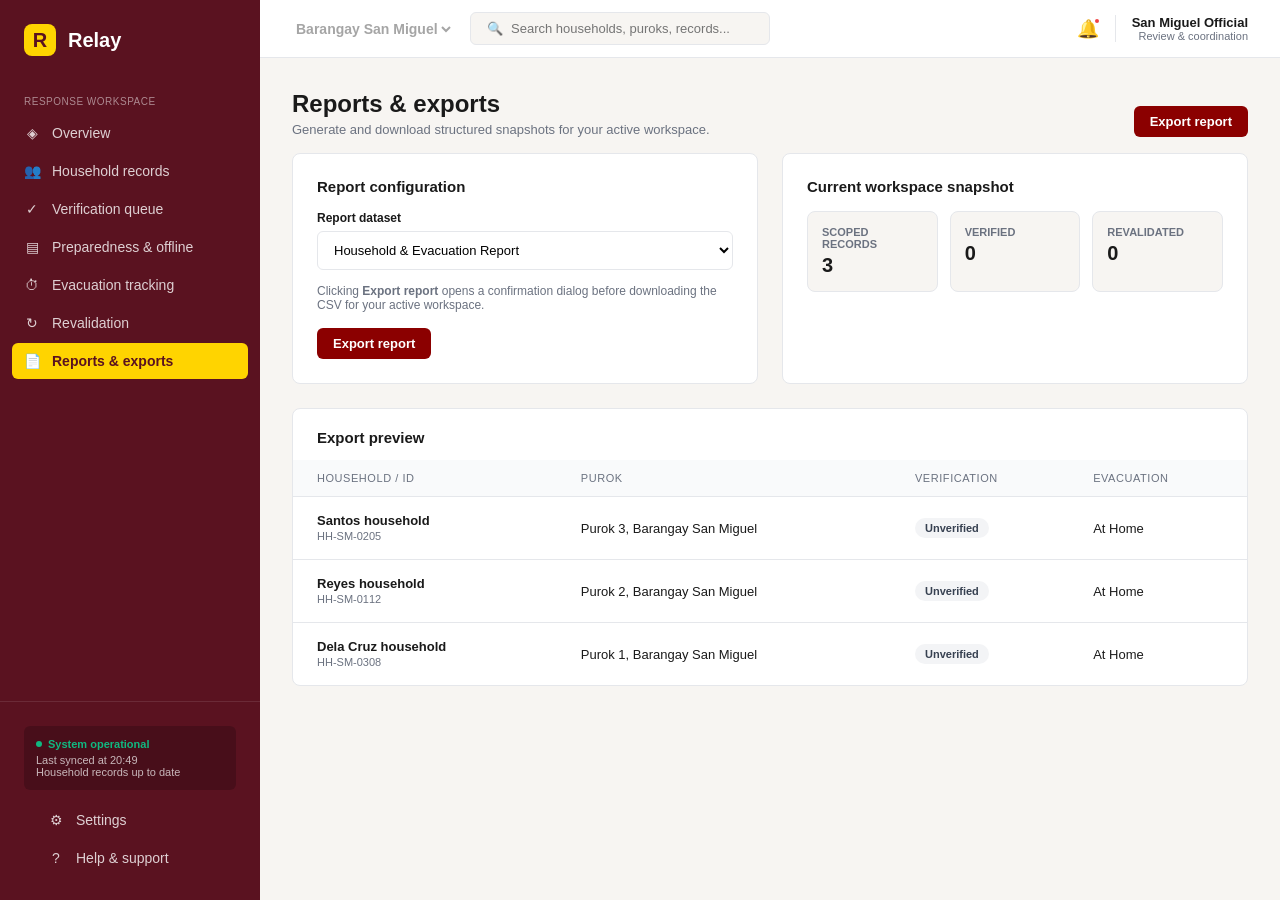
<file: reports.html>
<!DOCTYPE html>
<html lang="en">
<head>
  <meta charset="UTF-8">
  <meta name="viewport" content="width=device-width, initial-scale=1.0">
  <title>Relay - Reports & Exports</title>
  <link rel="stylesheet" href="css/style.css">
  <style>
    .report-grid { display: grid; grid-template-columns: 1fr 1fr; gap: 24px; }
    .form-field { display: flex; flex-direction: column; gap: 6px; margin-bottom: 14px; }
    .form-field label { font-size: 12px; font-weight: 600; }
    .form-field select { padding: 10px 12px; border: 1px solid var(--border); border-radius: 6px; font-family: inherit; font-size: 13px; background: var(--white); }
    .summary-metrics { display: grid; grid-template-columns: repeat(3, 1fr); gap: 12px; margin-top: 12px; }
    .metric-box { background: var(--cream); border: 1px solid var(--border); border-radius: 8px; padding: 14px; }
    .metric-box .m-label { font-size: 11px; color: var(--text-muted); text-transform: uppercase; font-weight: 600; margin-bottom: 4px; }
    .metric-box .m-val { font-size: 20px; font-weight: 700; color: var(--text-main); }
    @media (max-width: 900px) {
      .report-grid { grid-template-columns: 1fr; }
      .summary-metrics { grid-template-columns: 1fr; }
    }
  </style>
</head>
<body>
  <aside class="sidebar">
    <div class="sidebar-logo"><div class="logo-icon">R</div> Relay</div>
    <div class="sidebar-section-title">Response Workspace</div>
    <nav class="sidebar-nav">
      <a href="dashboard.html"><span class="nav-icon">◈</span> Overview</a>
      <a href="records.html"><span class="nav-icon">👥</span> Household records</a>
      <a href="verify.html"><span class="nav-icon">✓</span> Verification queue</a>
      <a href="preparedness.html"><span class="nav-icon">▤</span> Preparedness & offline</a>
      <a href="evacuation.html"><span class="nav-icon">⏱</span> Evacuation tracking</a>
      <a href="revalidation.html"><span class="nav-icon">↻</span> Revalidation</a>
      <a href="reports.html" class="active"><span class="nav-icon">📄</span> Reports & exports</a>
    </nav>
    <div class="sidebar-footer">
      <div class="status-card"><div class="status-title"><div class="status-dot"></div> System operational</div>Last synced at 09:42<br>Household records up to date</div>
      <nav class="sidebar-nav" style="margin-top: 12px;"><a href="settings.html"><span class="nav-icon">⚙</span> Settings</a><a href="help.html"><span class="nav-icon">?</span> Help & support</a></nav>
    </div>
  </aside>

  <main class="main-content">
    <header class="topbar">
      <div class="topbar-left">
        <div class="workspace-selector"><select id="workspace-selector" style="border:none; background:transparent; font-weight:600; font-size:14px; cursor:pointer;"><option>Barangay San Miguel</option></select></div>
        <div class="search-bar"><span>🔍</span> Search households, puroks, records...</div>
      </div>
      <div class="topbar-right">
        <span>🔔</span>
        <div class="user-profile"><div class="user-info"><div class="user-name">Loading...</div><div class="user-role">Loading...</div></div></div>
      </div>
    </header>

    <div class="page-header">
      <div><h1>Reports & exports</h1><p>Generate and download structured snapshots for your active workspace.</p></div>
      <div><button type="button" class="btn btn-primary" onclick="triggerReportExport()">Export report</button></div>
    </div>

    <div class="page-body">
      <div class="report-grid">
        <div class="card">
          <div class="card-header">
            <div class="card-title">Report configuration</div>
          </div>
          <div class="form-field">
            <label for="report-type">Report dataset</label>
            <select id="report-type" onchange="renderReportsPage()">
              <option value="Household & Evacuation Report">Household & Evacuation Report</option>
              <option value="Verification & Revalidation Summary">Verification & Revalidation Summary</option>
            </select>
          </div>
          <p style="font-size: 12px; color: var(--text-muted); margin-bottom: 16px;">
            Clicking <strong>Export report</strong> opens a confirmation dialog before downloading the CSV for your active workspace.
          </p>
          <button type="button" class="btn btn-primary" onclick="triggerReportExport()">Export report</button>
        </div>

        <div class="card">
          <div class="card-header">
            <div class="card-title">Current workspace snapshot</div>
          </div>
          <div class="summary-metrics">
            <div class="metric-box">
              <div class="m-label">Scoped Records</div>
              <div class="m-val" id="rep-total">0</div>
            </div>
            <div class="metric-box">
              <div class="m-label">Verified</div>
              <div class="m-val" id="rep-verified">0</div>
            </div>
            <div class="metric-box">
              <div class="m-label">Revalidated</div>
              <div class="m-val" id="rep-revalidated">0</div>
            </div>
          </div>
        </div>
      </div>

      <div class="card" style="padding: 0; overflow: hidden;">
        <div class="card-header" style="padding: 20px 24px 14px 24px; margin-bottom: 0;">
          <div class="card-title">Export preview</div>
        </div>
        <div class="table-container">
          <table>
            <thead style="background: #F9FAFB;">
              <tr>
                <th style="padding-left: 24px;">Household / ID</th>
                <th>Purok</th>
                <th>Verification</th>
                <th>Evacuation</th>
              </tr>
            </thead>
            <tbody id="reports-preview-body"></tbody>
          </table>
        </div>
      </div>
    </div>
  </main>

  <script src="js/database.js"></script>
  <script src="js/app.js"></script>
  <script>
    function escapeRepHtml(value) {
      return String(value ?? '')
        .replace(/&/g, '&amp;')
        .replace(/</g, '&lt;')
        .replace(/>/g, '&gt;')
        .replace(/"/g, '&quot;')
        .replace(/'/g, '&#39;');
    }

    function triggerReportExport() {
      const reportType = document.getElementById('report-type')?.value || 'Household & Evacuation Report';
      openExportConfirmModal(reportType, () => {
        const scoped = typeof getScopedHouseholds === 'function' && typeof households !== 'undefined'
          ? getScopedHouseholds(households)
          : [];
        const evacMap = JSON.parse(localStorage.getItem('evacuation_statuses') || '{}');
        const revalMap = JSON.parse(localStorage.getItem('revalidated_households') || '{}');
        const rows = [
          ['ID', 'Household Head', 'Barangay', 'Purok', 'Address', 'Verification Status', 'Evacuation Status', 'Revalidation'],
          ...scoped.map(hh => [
            hh.id,
            hh.head,
            hh.barangay || 'San Miguel',
            hh.purok || '',
            hh.address || '',
            localStorage.getItem(`record_${hh.id}`) || 'Unverified',
            evacMap[hh.id] || 'At Home',
            (revalMap[hh.id] && revalMap[hh.id].status) || 'Due'
          ])
        ];
        downloadRelayCsv('relay-disaster-report.csv', rows);
      });
    }

    function renderReportsPage() {
      const scoped = typeof getScopedHouseholds === 'function' && typeof households !== 'undefined'
        ? getScopedHouseholds(households)
        : Object.values(typeof households !== 'undefined' ? households : {});

      const evacMap = JSON.parse(localStorage.getItem('evacuation_statuses') || '{}');
      const revalMap = JSON.parse(localStorage.getItem('revalidated_households') || '{}');

      let verifiedCount = 0;
      let revalidatedCount = 0;

      scoped.forEach(hh => {
        if ((localStorage.getItem(`record_${hh.id}`) || 'Unverified') === 'Verified') verifiedCount++;
        if (revalMap[hh.id] && revalMap[hh.id].status === 'Revalidated') revalidatedCount++;
      });

      document.getElementById('rep-total').textContent = scoped.length;
      document.getElementById('rep-verified').textContent = verifiedCount;
      document.getElementById('rep-revalidated').textContent = revalidatedCount;

      const tbody = document.getElementById('reports-preview-body');
      if (!tbody) return;

      if (scoped.length === 0) {
        tbody.innerHTML = '<tr><td colspan="4" style="text-align:center; padding: 20px; color: var(--text-muted);">No records available for export.</td></tr>';
        return;
      }

      tbody.innerHTML = scoped.map(hh => {
        const verStatus = localStorage.getItem(`record_${hh.id}`) || 'Unverified';
        const evacStatus = evacMap[hh.id] || localStorage.getItem(`evac_${hh.id}`) || 'At Home';
        return `
          <tr>
            <td style="padding-left: 24px;">
              <strong>${escapeRepHtml(hh.head)} household</strong><br>
              <span style="font-size: 11px; color: var(--text-muted);">${escapeRepHtml(hh.id)}</span>
            </td>
            <td>${escapeRepHtml(hh.purok || '')}</td>
            <td><span class="pill ${verStatus === 'Verified' ? 'pill-verified' : 'pill-unverified'}">${escapeRepHtml(verStatus)}</span></td>
            <td>${escapeRepHtml(evacStatus)}</td>
          </tr>
        `;
      }).join('');
    }

    document.addEventListener('DOMContentLoaded', renderReportsPage);
  </script>
</body>
</html>
</file>
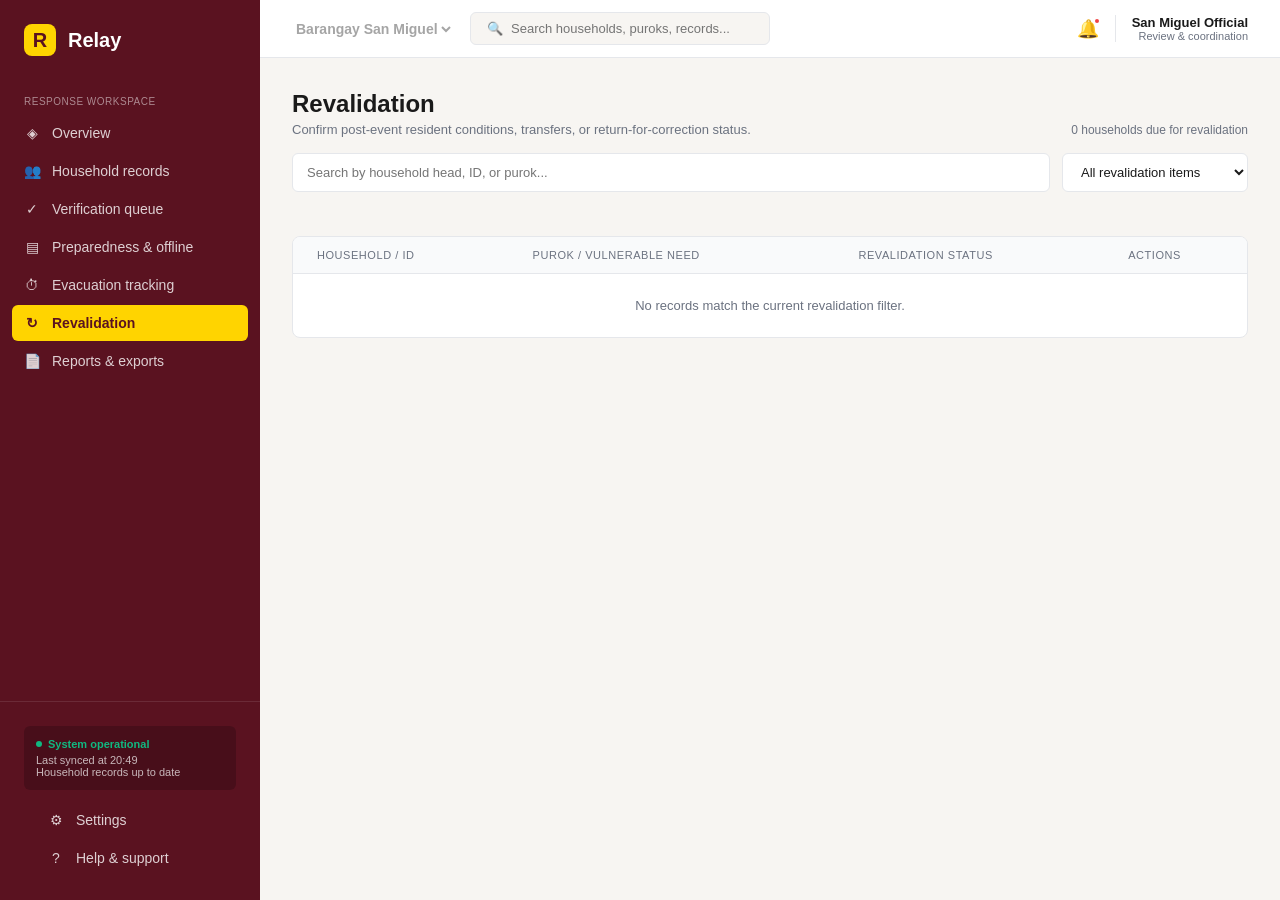
<file: revalidation.html>
<!DOCTYPE html>
<html lang="en">
<head>
  <meta charset="UTF-8">
  <meta name="viewport" content="width=device-width, initial-scale=1.0">
  <title>Relay - Revalidation</title>
  <link rel="stylesheet" href="css/style.css">
  <style>
    .filters-row { display: flex; gap: 12px; margin-bottom: 20px; flex-wrap: wrap; }
    .filter-input { background: var(--white); border: 1px solid var(--border); border-radius: 6px; padding: 10px 14px; font-size: 13px; color: var(--text-main); }
    .filter-input:focus { outline: none; border-color: var(--maroon); }
    .search-input { flex-grow: 1; min-width: 240px; }
    .reval-badge-due { background: #FEF3C7; color: #92400E; }
    .reval-badge-done { background: #D1FAE5; color: #065F46; }
    .reval-badge-flag { background: #FEE2E2; color: #991B1B; }
    .reval-toast { display: none; position: fixed; bottom: 24px; right: 24px; background: #065F46; color: #FFFFFF; padding: 12px 16px; border-radius: 8px; font-size: 13px; font-weight: 600; box-shadow: 0 8px 20px rgba(0,0,0,0.15); z-index: 2000; }
  </style>
</head>
<body>
  <aside class="sidebar">
    <div class="sidebar-logo"><div class="logo-icon">R</div> Relay</div>
    <div class="sidebar-section-title">Response Workspace</div>
    <nav class="sidebar-nav">
      <a href="dashboard.html"><span class="nav-icon">◈</span> Overview</a>
      <a href="records.html"><span class="nav-icon">👥</span> Household records</a>
      <a href="verify.html"><span class="nav-icon">✓</span> Verification queue</a>
      <a href="preparedness.html"><span class="nav-icon">▤</span> Preparedness & offline</a>
      <a href="evacuation.html"><span class="nav-icon">⏱</span> Evacuation tracking</a>
      <a href="revalidation.html" class="active"><span class="nav-icon">↻</span> Revalidation</a>
      <a href="reports.html"><span class="nav-icon">📄</span> Reports & exports</a>
    </nav>
    <div class="sidebar-footer">
      <div class="status-card"><div class="status-title"><div class="status-dot"></div> System operational</div>Last synced at 09:42<br>Household records up to date</div>
      <nav class="sidebar-nav" style="margin-top: 12px;"><a href="settings.html"><span class="nav-icon">⚙</span> Settings</a><a href="help.html"><span class="nav-icon">?</span> Help & support</a></nav>
    </div>
  </aside>

  <main class="main-content">
    <header class="topbar">
      <div class="topbar-left">
        <div class="workspace-selector"><select id="workspace-selector" style="border:none; background:transparent; font-weight:600; font-size:14px; cursor:pointer;"><option>Barangay San Miguel</option></select></div>
        <div class="search-bar"><span>🔍</span> Search households, puroks, records...</div>
      </div>
      <div class="topbar-right">
        <span>🔔</span>
        <div class="user-profile"><div class="user-info"><div class="user-name">Loading...</div><div class="user-role">Loading...</div></div></div>
      </div>
    </header>

    <div class="page-header">
      <div><h1>Revalidation</h1><p>Confirm post-event resident conditions, transfers, or return-for-correction status.</p></div>
      <div style="font-size: 12px; color: var(--text-muted);" id="reval-summary-count">0 due for revalidation</div>
    </div>

    <div class="page-body">
      <div class="filters-row">
        <input type="text" id="reval-search" class="filter-input search-input" placeholder="Search by household head, ID, or purok..." oninput="renderRevalidationPage()">
        <select id="filter-reval-state" class="filter-input" onchange="renderRevalidationPage()">
          <option value="All">All revalidation items</option>
          <option value="Due">Due for Revalidation</option>
          <option value="Revalidated">Revalidated</option>
          <option value="Needs Correction">Returned for Correction</option>
        </select>
      </div>

      <div class="card" style="padding: 0; overflow: hidden;">
        <div class="table-container">
          <table>
            <thead style="background: #F9FAFB;">
              <tr>
                <th style="padding-left: 24px;">Household / ID</th>
                <th>Purok / Vulnerable Need</th>
                <th>Revalidation Status</th>
                <th>Actions</th>
              </tr>
            </thead>
            <tbody id="reval-table-body"></tbody>
          </table>
        </div>
      </div>
    </div>
  </main>

  <div id="reval-toast" class="reval-toast">Revalidation updated</div>

  <script src="js/database.js"></script>
  <script src="js/app.js"></script>
  <script>
    function escapeRevalHtml(value) {
      return String(value ?? '')
        .replace(/&/g, '&amp;')
        .replace(/</g, '&lt;')
        .replace(/>/g, '&gt;')
        .replace(/"/g, '&quot;')
        .replace(/'/g, '&#39;');
    }

    function readRevalidatedMap() {
      const saved = JSON.parse(localStorage.getItem('revalidated_households') || '{}');
      return saved && typeof saved === 'object' ? saved : {};
    }

    function markRevalidated(hhId) {
      if (!hhId) return;
      const revalMap = readRevalidatedMap();
      revalMap[hhId] = { status: 'Revalidated', updatedAt: Date.now() };
      localStorage.setItem('revalidated_households', JSON.stringify(revalMap));
      localStorage.setItem(`record_${hhId}`, 'Verified');
      sessionStorage.removeItem('notifs-read');

      if (!navigator.onLine) {
        const offlineQueue = JSON.parse(localStorage.getItem('offline_queue') || '[]');
        offlineQueue.push({ id: hhId, type: 'revalidation', status: 'Revalidated', timestamp: Date.now() });
        localStorage.setItem('offline_queue', JSON.stringify(offlineQueue));
      }

      if (typeof generateNotifications === 'function') generateNotifications();
      renderRevalidationPage();
      showRevalToast(`Marked ${hhId} as Revalidated`);
    }

    function flagRevalidationCorrection(hhId) {
      if (!hhId) return;
      const revalMap = readRevalidatedMap();
      revalMap[hhId] = { status: 'Needs Correction', updatedAt: Date.now() };
      localStorage.setItem('revalidated_households', JSON.stringify(revalMap));
      localStorage.setItem(`record_${hhId}`, 'Needs Correction');
      sessionStorage.removeItem('notifs-read');

      if (!navigator.onLine) {
        const offlineQueue = JSON.parse(localStorage.getItem('offline_queue') || '[]');
        offlineQueue.push({ id: hhId, type: 'revalidation', status: 'Needs Correction', timestamp: Date.now() });
        localStorage.setItem('offline_queue', JSON.stringify(offlineQueue));
      }

      if (typeof generateNotifications === 'function') generateNotifications();
      renderRevalidationPage();
      showRevalToast(`Returned ${hhId} for correction`);
    }

    function showRevalToast(msg) {
      const toast = document.getElementById('reval-toast');
      if (!toast) return;
      toast.textContent = msg;
      toast.style.display = 'block';
      clearTimeout(window._revalToastTimer);
      window._revalToastTimer = setTimeout(() => {
        toast.style.display = 'none';
      }, 2200);
    }

    function renderRevalidationPage() {
      const scoped = typeof getScopedHouseholds === 'function' && typeof households !== 'undefined'
        ? getScopedHouseholds(households)
        : Object.values(typeof households !== 'undefined' ? households : {});

      const revalMap = readRevalidatedMap();

      const candidates = scoped
        .map(hh => {
          const recStatus = localStorage.getItem(`record_${hh.id}`) || 'Unverified';
          const revalEntry = revalMap[hh.id];
          let revalState = 'Due';
          if (revalEntry && revalEntry.status === 'Revalidated' && recStatus === 'Verified') {
            revalState = 'Revalidated';
          } else if (revalEntry && revalEntry.status === 'Needs Correction' && recStatus === 'Needs Correction') {
            revalState = 'Needs Correction';
          } else if (recStatus === 'Needs Correction') {
            revalState = 'Needs Correction';
          }

          const firstMember = Array.isArray(hh.members) && hh.members[0] ? hh.members[0] : { needs: 'None reported' };
          const needText = firstMember.needs && firstMember.needs !== 'None' ? firstMember.needs : 'None reported';
          return { ...hh, recStatus, revalState, needText };
        })
        .filter(hh => hh.recStatus === 'Verified' || hh.revalState === 'Revalidated' || hh.revalState === 'Needs Correction');

      const dueCount = candidates.filter(hh => hh.revalState === 'Due').length;
      const summaryEl = document.getElementById('reval-summary-count');
      if (summaryEl) {
        summaryEl.textContent = `${dueCount} ${dueCount === 1 ? 'household' : 'households'} due for revalidation`;
      }

      const query = (document.getElementById('reval-search')?.value || '').trim().toLowerCase();
      const stateFilter = document.getElementById('filter-reval-state')?.value || 'All';

      const filtered = candidates.filter(hh => {
        const matchesState = stateFilter === 'All' || hh.revalState === stateFilter;
        const matchesQuery =
          !query ||
          String(hh.head || '').toLowerCase().includes(query) ||
          String(hh.id || '').toLowerCase().includes(query) ||
          String(hh.purok || '').toLowerCase().includes(query) ||
          String(hh.needText || '').toLowerCase().includes(query);
        return matchesState && matchesQuery;
      });

      const tbody = document.getElementById('reval-table-body');
      if (!tbody) return;

      if (filtered.length === 0) {
        tbody.innerHTML = '<tr><td colspan="4" style="text-align:center; padding: 24px; color: var(--text-muted);">No records match the current revalidation filter.</td></tr>';
        return;
      }

      tbody.innerHTML = filtered.map(hh => {
        let badgeClass = 'reval-badge-due';
        let badgeLabel = 'Due for Revalidation';
        if (hh.revalState === 'Revalidated') {
          badgeClass = 'reval-badge-done';
          badgeLabel = 'Revalidated';
        } else if (hh.revalState === 'Needs Correction') {
          badgeClass = 'reval-badge-flag';
          badgeLabel = 'Needs Correction';
        }

        return `
          <tr>
            <td style="padding-left: 24px;">
              <strong>${escapeRevalHtml(hh.head)} household</strong><br>
              <span style="font-size: 11px; color: var(--text-muted);">${escapeRevalHtml(hh.id)}</span>
            </td>
            <td>
              ${escapeRevalHtml(hh.purok || '')}<br>
              <span style="font-size: 11px; color: var(--text-muted);">${escapeRevalHtml(hh.needText)}</span>
            </td>
            <td><span class="pill ${badgeClass}">${escapeRevalHtml(badgeLabel)}</span></td>
            <td>
              <div style="display: flex; gap: 8px; flex-wrap: wrap;">
                <button type="button" class="btn btn-primary" style="padding: 6px 12px; font-size: 12px;" onclick="markRevalidated('${escapeRevalHtml(hh.id)}')">Confirm Revalidated</button>
                <button type="button" class="btn btn-secondary" style="padding: 6px 12px; font-size: 12px;" onclick="flagRevalidationCorrection('${escapeRevalHtml(hh.id)}')">Needs Correction</button>
              </div>
            </td>
          </tr>
        `;
      }).join('');
    }

    document.addEventListener('DOMContentLoaded', renderRevalidationPage);
    window.addEventListener('storage', renderRevalidationPage);
  </script>
</body>
</html>
</file>
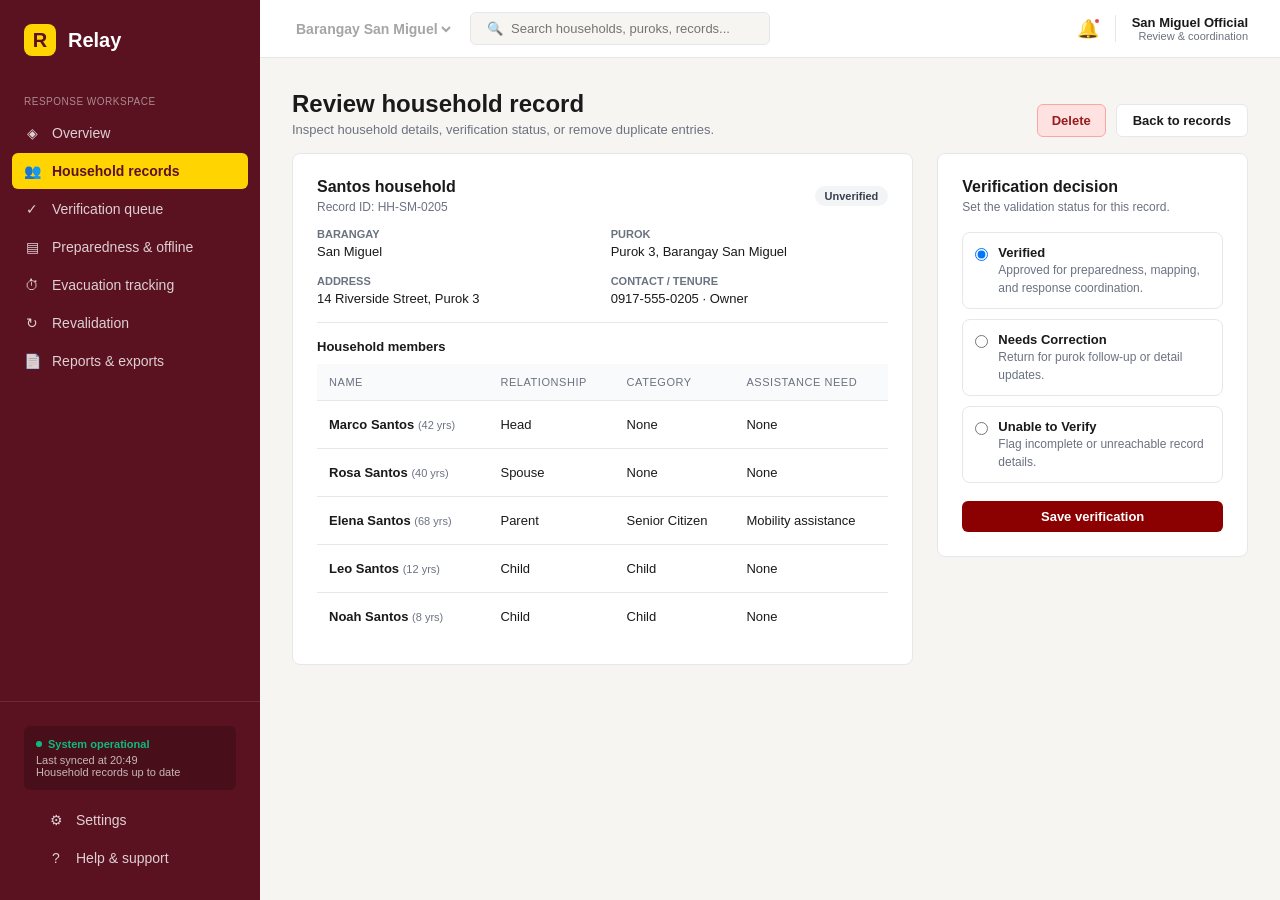
<file: review.html>
<!DOCTYPE html>
<html lang="en">
<head>
  <meta charset="UTF-8">
  <meta name="viewport" content="width=device-width, initial-scale=1.0">
  <title>Relay - Review Household Record</title>
  <link rel="stylesheet" href="css/style.css">
  <style>
    .review-grid { display: grid; grid-template-columns: 2fr 1fr; gap: 24px; }
    .review-card { background: var(--white); border: 1px solid var(--border); border-radius: 8px; padding: 24px; margin-bottom: 24px; }
    .review-card h3 { font-size: 16px; margin-bottom: 4px; }
    .review-card p.desc { font-size: 12px; color: var(--text-muted); margin-bottom: 18px; }
    .detail-grid { display: grid; grid-template-columns: 1fr 1fr; gap: 16px; padding-bottom: 16px; border-bottom: 1px solid var(--border); margin-bottom: 16px; }
    .detail-item .label { font-size: 11px; color: var(--text-muted); text-transform: uppercase; font-weight: 600; margin-bottom: 4px; }
    .detail-item .val { font-size: 13px; color: var(--text-main); font-weight: 500; }
    .radio-option { display: flex; align-items: flex-start; gap: 10px; padding: 12px; border: 1px solid var(--border); border-radius: 8px; margin-bottom: 10px; cursor: pointer; background: var(--white); }
    .radio-option input { margin-top: 3px; }
    .radio-option strong { display: block; font-size: 13px; color: var(--text-main); }
    .radio-option span { font-size: 12px; color: var(--text-muted); }
    .btn-delete-record { padding: 8px 14px; font-size: 13px; background: #FEE2E2; color: #991B1B; border: 1px solid #FCA5A5; border-radius: 6px; cursor: pointer; font-weight: 600; }
    .btn-delete-record:hover { background: #FECACA; }
  </style>
</head>
<body>
  <aside class="sidebar">
    <div class="sidebar-logo"><div class="logo-icon">R</div> Relay</div>
    <div class="sidebar-section-title">Response Workspace</div>
    <nav class="sidebar-nav">
      <a href="dashboard.html"><span class="nav-icon">◈</span> Overview</a>
      <a href="records.html" class="active"><span class="nav-icon">👥</span> Household records</a>
      <a href="verify.html"><span class="nav-icon">✓</span> Verification queue</a>
      <a href="preparedness.html"><span class="nav-icon">▤</span> Preparedness & offline</a>
      <a href="evacuation.html"><span class="nav-icon">⏱</span> Evacuation tracking</a>
      <a href="revalidation.html"><span class="nav-icon">↻</span> Revalidation</a>
      <a href="reports.html"><span class="nav-icon">📄</span> Reports & exports</a>
    </nav>
    <div class="sidebar-footer">
      <div class="status-card"><div class="status-title"><div class="status-dot"></div> System operational</div>Last synced at 09:42<br>Household records up to date</div>
      <nav class="sidebar-nav" style="margin-top: 12px;"><a href="settings.html"><span class="nav-icon">⚙</span> Settings</a><a href="help.html"><span class="nav-icon">?</span> Help & support</a></nav>
    </div>
  </aside>

  <main class="main-content">
    <header class="topbar">
      <div class="topbar-left">
        <div class="workspace-selector"><select id="workspace-selector" style="border:none; background:transparent; font-weight:600; font-size:14px; cursor:pointer;"><option>Barangay San Miguel</option></select></div>
        <div class="search-bar"><span>🔍</span> Search households, puroks, records...</div>
      </div>
      <div class="topbar-right">
        <span>🔔</span>
        <div class="user-profile"><div class="user-info"><div class="user-name">Loading...</div><div class="user-role">Loading...</div></div></div>
      </div>
    </header>

    <div class="page-header">
      <div><h1>Review household record</h1><p id="review-subtitle">Inspect household details, verification status, or remove duplicate entries.</p></div>
      <div style="display: flex; gap: 10px; align-items: center;">
        <button type="button" class="btn-delete-record" id="btn-review-delete" onclick="handleReviewDelete()">Delete</button>
        <a href="records.html" class="btn btn-secondary">Back to records</a>
      </div>
    </div>

    <div class="page-body">
      <div class="review-grid">
        <div>
          <div class="review-card">
            <div style="display: flex; justify-content: space-between; align-items: center; margin-bottom: 14px;">
              <div>
                <h3 id="hh-title">Loading household...</h3>
                <p class="desc" id="hh-id-line" style="margin-bottom: 0;">Record ID</p>
              </div>
              <span class="pill pill-unverified" id="hh-current-status">Unverified</span>
            </div>

            <div class="detail-grid">
              <div class="detail-item"><div class="label">Barangay</div><div class="val" id="hh-barangay">-</div></div>
              <div class="detail-item"><div class="label">Purok</div><div class="val" id="hh-purok">-</div></div>
              <div class="detail-item"><div class="label">Address</div><div class="val" id="hh-address">-</div></div>
              <div class="detail-item"><div class="label">Contact / Tenure</div><div class="val" id="hh-contact">-</div></div>
            </div>

            <h4 style="font-size: 13px; font-weight: 600; margin-bottom: 10px;">Household members</h4>
            <div class="table-container">
              <table>
                <thead style="background: #F9FAFB;">
                  <tr>
                    <th>Name</th>
                    <th>Relationship</th>
                    <th>Category</th>
                    <th>Assistance need</th>
                  </tr>
                </thead>
                <tbody id="hh-members-body"></tbody>
              </table>
            </div>
          </div>
        </div>

        <div>
          <div class="review-card">
            <h3>Verification decision</h3>
            <p class="desc">Set the validation status for this record.</p>
            <form onsubmit="event.preventDefault(); saveVerification();">
              <label class="radio-option">
                <input type="radio" name="verification" value="Verified" checked>
                <div><strong>Verified</strong><span>Approved for preparedness, mapping, and response coordination.</span></div>
              </label>
              <label class="radio-option">
                <input type="radio" name="verification" value="Needs Correction">
                <div><strong>Needs Correction</strong><span>Return for purok follow-up or detail updates.</span></div>
              </label>
              <label class="radio-option">
                <input type="radio" name="verification" value="Unable to Verify">
                <div><strong>Unable to Verify</strong><span>Flag incomplete or unreachable record details.</span></div>
              </label>
              <button type="submit" class="btn btn-primary" style="width: 100%; justify-content: center; margin-top: 8px;">Save verification</button>
            </form>
          </div>
        </div>
      </div>
    </div>
  </main>

  <script src="js/database.js"></script>
  <script src="js/app.js"></script>
  <script>
    let activeReviewRecord = null;

    function escapeRevHtml(value) {
      return String(value ?? '')
        .replace(/&/g, '&amp;')
        .replace(/</g, '&lt;')
        .replace(/>/g, '&gt;')
        .replace(/"/g, '&quot;')
        .replace(/'/g, '&#39;');
    }

    function resolveTargetHousehold() {
      const selectedId = localStorage.getItem('selected_household');
      const scoped = typeof getScopedHouseholds === 'function' && typeof households !== 'undefined'
        ? getScopedHouseholds(households)
        : Object.values(typeof households !== 'undefined' ? households : {});

      if (selectedId) {
        const match = scoped.find(hh => hh.id === selectedId);
        if (match) return match;
      }
      return scoped[0] || null;
    }

    function renderReviewPage() {
      const hh = resolveTargetHousehold();
      activeReviewRecord = hh;
      const deleteBtn = document.getElementById('btn-review-delete');

      if (!hh) {
        document.getElementById('hh-title').textContent = 'No household record found';
        document.getElementById('hh-id-line').textContent = 'Select a record from Household records.';
        document.getElementById('hh-members-body').innerHTML = '<tr><td colspan="4" style="text-align:center; padding: 18px; color: var(--text-muted);">No record available.</td></tr>';
        if (deleteBtn) deleteBtn.style.display = 'none';
        return;
      }

      localStorage.setItem('selected_household', hh.id);
      const status = localStorage.getItem(`record_${hh.id}`) || 'Unverified';

      document.getElementById('hh-title').textContent = `${hh.head} household`;
      document.getElementById('hh-id-line').textContent = `Record ID: ${hh.id}`;
      document.getElementById('hh-barangay').textContent = hh.barangay || 'San Miguel';
      document.getElementById('hh-purok').textContent = hh.purok || '-';
      document.getElementById('hh-address').textContent = hh.address || '-';
      document.getElementById('hh-contact').textContent = `${hh.contact || 'N/A'} · ${hh.tenure || 'Resident'}`;

      const statusPill = document.getElementById('hh-current-status');
      statusPill.textContent = status;
      statusPill.className = 'pill ' + (
        status === 'Verified' ? 'pill-verified' :
        status === 'Needs Correction' ? 'pill-needs' :
        'pill-unverified'
      );

      const radio = document.querySelector(`input[name="verification"][value="${status}"]`);
      if (radio) radio.checked = true;

      const members = Array.isArray(hh.members) ? hh.members : [];
      const tbody = document.getElementById('hh-members-body');
      tbody.innerHTML = members.length === 0
        ? '<tr><td colspan="4" style="text-align:center; padding: 16px; color: var(--text-muted);">No member entries listed.</td></tr>'
        : members.map(m => `
            <tr>
              <td><strong>${escapeRevHtml(m.name)}</strong>${m.age ? ` <span style="font-size:11px; color:var(--text-muted);">(${escapeRevHtml(m.age)} yrs)</span>` : ''}</td>
              <td>${escapeRevHtml(m.rel || m.relationship || 'Member')}</td>
              <td>${escapeRevHtml(m.category || 'None')}</td>
              <td>${escapeRevHtml(m.needs || 'None')}</td>
            </tr>
          `).join('');

      if (deleteBtn) {
        const allowed = typeof canDeleteHouseholdRecord === 'function' ? canDeleteHouseholdRecord(hh) : true;
        deleteBtn.style.display = allowed ? 'inline-flex' : 'none';
      }
    }

    function handleReviewDelete() {
      if (!activeReviewRecord || !activeReviewRecord.id) return;
      if (typeof deleteHouseholdRecord === 'function') {
        deleteHouseholdRecord(activeReviewRecord.id, () => {
          window.location.href = 'records.html';
        });
      }
    }

    document.addEventListener('DOMContentLoaded', renderReviewPage);
  </script>
</body>
</html>
</file>
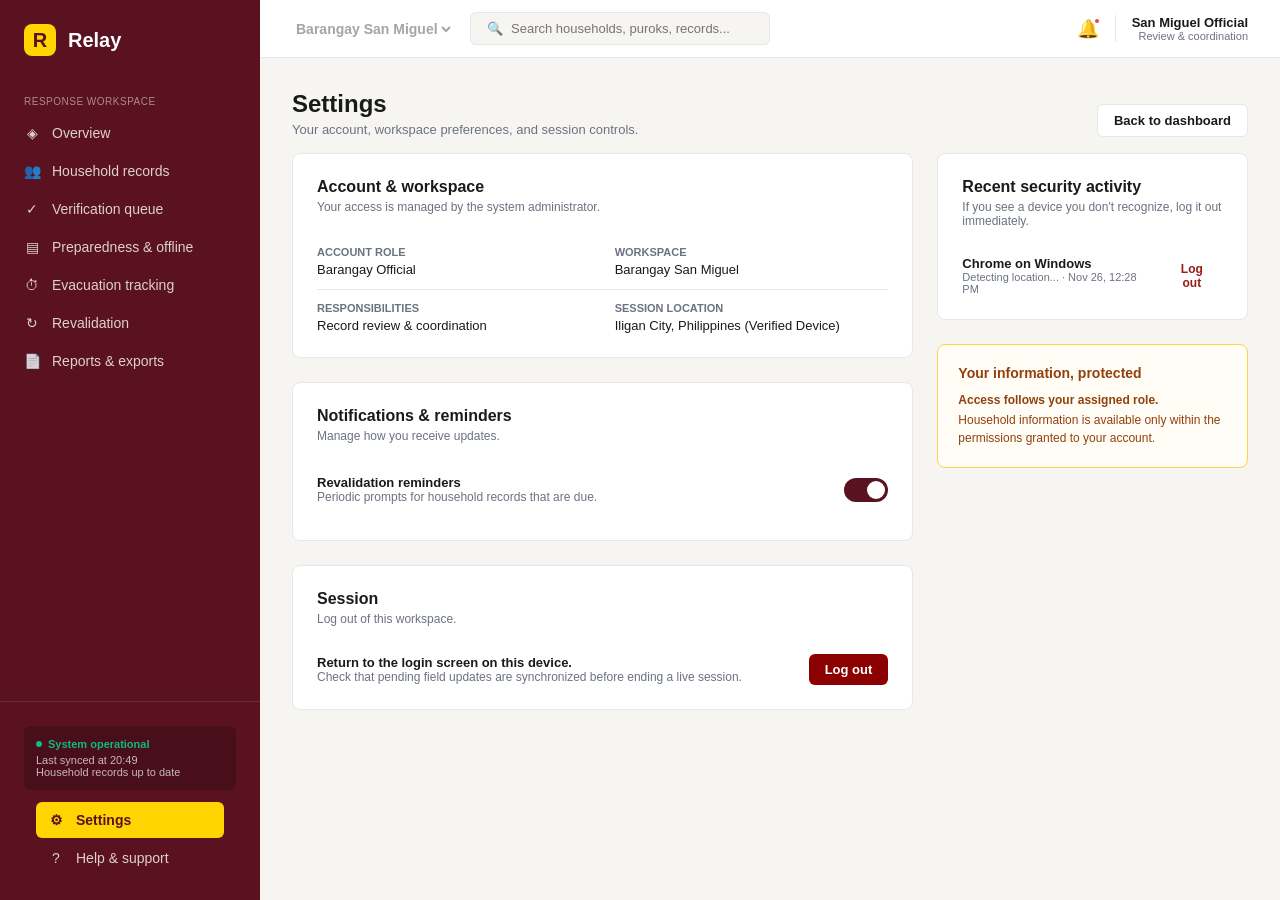
<file: settings.html>
<!DOCTYPE html>
<html lang="en">
<head>
  <meta charset="UTF-8">
  <meta name="viewport" content="width=device-width, initial-scale=1.0">
  <title>Relay - Settings</title>
  <link rel="stylesheet" href="css/style.css">
  <style>
    .settings-grid { display: grid; grid-template-columns: 2fr 1fr; gap: 24px; }
    .settings-section { background: var(--white); border: 1px solid var(--border); border-radius: 8px; padding: 24px; margin-bottom: 24px; }
    .settings-section h3 { font-size: 16px; margin-bottom: 4px; }
    .settings-section p.desc { font-size: 12px; color: var(--text-muted); margin-bottom: 20px; }
    .info-row { display: grid; grid-template-columns: 1fr 1fr; gap: 24px; padding: 12px 0; border-bottom: 1px solid var(--border); }
    .info-row:last-child { border-bottom: none; padding-bottom: 0; }
    .info-item .label { font-size: 11px; color: var(--text-muted); text-transform: uppercase; font-weight: 600; margin-bottom: 4px; }
    .info-item .value { font-size: 13px; color: var(--text-main); font-weight: 500; }
    .toggle-switch { position: relative; display: inline-block; width: 44px; height: 24px; }
    .toggle-switch input { opacity: 0; width: 0; height: 0; }
    .slider { position: absolute; cursor: pointer; top: 0; left: 0; right: 0; bottom: 0; background-color: #D1D5DB; transition: .3s; border-radius: 24px; }
    .slider:before { position: absolute; content: ""; height: 18px; width: 18px; left: 3px; bottom: 3px; background-color: white; transition: .3s; border-radius: 50%; }
    input:checked + .slider { background-color: var(--maroon); }
    input:checked + .slider:before { transform: translateX(20px); }
    .warning-box { background: #FFFDF5; border: 1px solid #FCD34D; border-radius: 8px; padding: 20px; margin-bottom: 24px; }
    .security-item { display: flex; justify-content: space-between; align-items: center; gap: 12px; padding-top: 8px; }
  </style>
</head>
<body>
  <aside class="sidebar">
    <div class="sidebar-logo"><div class="logo-icon">R</div> Relay</div>
    <div class="sidebar-section-title">Response Workspace</div>
    <nav class="sidebar-nav">
      <a href="dashboard.html"><span class="nav-icon">◈</span> Overview</a>
      <a href="records.html"><span class="nav-icon">👥</span> Household records</a>
      <a href="verify.html"><span class="nav-icon">✓</span> Verification queue</a>
      <a href="preparedness.html"><span class="nav-icon">▤</span> Preparedness & offline</a>
      <a href="evacuation.html"><span class="nav-icon">⏱</span> Evacuation tracking</a>
      <a href="revalidation.html"><span class="nav-icon">↻</span> Revalidation</a>
      <a href="reports.html"><span class="nav-icon">📄</span> Reports & exports</a>
    </nav>
    <div class="sidebar-footer">
      <div class="status-card"><div class="status-title"><div class="status-dot"></div> System operational</div>Last synced at 09:42<br>Household records up to date</div>
      <nav class="sidebar-nav" style="margin-top: 12px;"><a href="settings.html" class="active"><span class="nav-icon">⚙</span> Settings</a><a href="help.html"><span class="nav-icon">?</span> Help & support</a></nav>
    </div>
  </aside>
  <main class="main-content">
    <header class="topbar">
      <div class="topbar-left">
        <div class="workspace-selector"><select id="workspace-selector" style="border:none; background:transparent; font-weight:600; font-size:14px; cursor:pointer;"><option>Barangay San Miguel</option></select></div>
        <div class="search-bar"><span>🔍</span> Search households, puroks, records...</div>
      </div>
      <div class="topbar-right">
        <span>🔔</span>
        <div class="user-profile"><div class="user-info"><div class="user-name">Loading...</div><div class="user-role">Loading...</div></div></div>
      </div>
    </header>
    <div class="page-header">
      <div><h1>Settings</h1><p>Your account, workspace preferences, and session controls.</p></div>
      <div><button class="btn btn-secondary" onclick="window.location.href='dashboard.html'">Back to dashboard</button></div>
    </div>
    <div class="page-body">
      <div class="settings-grid">
        <div>
          <div class="settings-section">
            <h3>Account & workspace</h3>
            <p class="desc">Your access is managed by the system administrator.</p>
            <div class="info-row">
              <div class="info-item"><div class="label">Account role</div><div class="value" id="set-role">Barangay Official</div></div>
              <div class="info-item"><div class="label">Workspace</div><div class="value" id="set-workspace">Barangay San Miguel</div></div>
            </div>
            <div class="info-row">
              <div class="info-item"><div class="label">Responsibilities</div><div class="value" id="set-resp">Record review & coordination</div></div>
              <div class="info-item"><div class="label">Session location</div><div class="value">Iligan City, Philippines (Verified Device)</div></div>
            </div>
          </div>

          <div class="settings-section">
            <h3>Notifications & reminders</h3>
            <p class="desc">Manage how you receive updates.</p>
            <div style="display: flex; justify-content: space-between; align-items: center; padding: 12px 0;">
              <div>
                <div style="font-size: 13px; font-weight: 600;">Revalidation reminders</div>
                <div style="font-size: 12px; color: var(--text-muted);">Periodic prompts for household records that are due.</div>
              </div>
              <div style="display: flex; align-items: center; gap: 12px;">
                <label class="toggle-switch"><input type="checkbox" id="reminder-toggle" checked onchange="toggleReminder()"><span class="slider"></span></label>
              </div>
            </div>
          </div>

          <div class="settings-section">
            <h3>Session</h3>
            <p class="desc">Log out of this workspace.</p>
            <div style="display: flex; justify-content: space-between; align-items: center; padding-top: 8px;">
              <div>
                <div style="font-size: 13px; font-weight: 600;">Return to the login screen on this device.</div>
                <div style="font-size: 12px; color: var(--text-muted);" id="pending-sync-msg">Check that pending field updates are synchronized before ending a live session.</div>
              </div>
              <button class="btn btn-primary" onclick="logout()">Log out</button>
            </div>
          </div>
        </div>

        <div>
          <div class="settings-section">
            <h3>Recent security activity</h3>
            <p class="desc">If you see a device you don't recognize, log it out immediately.</p>
            <div class="security-item">
              <div>
                <div style="font-size: 13px; font-weight: 600;">Chrome on Windows</div>
                <div style="font-size: 11px; color: var(--text-muted);">Detecting location... · Nov 26, 12:28 PM</div>
              </div>
              <button type="button" class="btn btn-secondary" style="padding: 4px 10px; font-size: 12px; color: #991B1B; border: none; background: transparent;" onclick="logout()">Log out</button>
            </div>
          </div>

          <div class="warning-box">
            <h4 style="font-size: 14px; font-weight: 600; color: #92400E; margin-bottom: 12px;">Your information, protected</h4>
            <div style="font-size: 12px; color: #92400E; font-weight: 600; margin-bottom: 4px;">Access follows your assigned role.</div>
            <p style="font-size: 12px; color: #92400E; line-height: 1.5; margin-bottom: 0;">Household information is available only within the permissions granted to your account.</p>
          </div>
        </div>
      </div>
    </div>
  </main>
  <script src="js/database.js"></script>
  <script src="js/app.js"></script>
  <script>
    function syncSettingsAccountDetails() {
      const role = localStorage.getItem('relay-role') || 'Barangay Official';
      const userEmail = (localStorage.getItem('relay-user') || '').trim().toLowerCase();
      let workspace = localStorage.getItem('relay-workspace') || 'Barangay San Miguel';

      if (typeof inferWorkspaceFromEmail === 'function') {
        const inferred = inferWorkspaceFromEmail(userEmail);
        if (role !== 'Admin' && inferred) {
          workspace = inferred;
          localStorage.setItem('relay-workspace', workspace);
        }
      }

      document.getElementById('set-role').textContent = role;
      document.getElementById('set-workspace').textContent = workspace;

      if (role === 'Admin') {
        document.getElementById('set-resp').textContent = 'Full system access & administration';
      } else if (role === 'Purok Officer') {
        document.getElementById('set-resp').textContent = 'Data collection & updates';
      } else {
        document.getElementById('set-resp').textContent = 'Record review & coordination';
      }

      const reminderEnabled = localStorage.getItem('relay-revalidation-reminders') !== 'false';
      const toggle = document.getElementById('reminder-toggle');
      if (toggle) {
        toggle.checked = reminderEnabled;
      }

      const queue = JSON.parse(localStorage.getItem('offline_queue')) || [];
      const pendingMsg = document.getElementById('pending-sync-msg');
      if (pendingMsg) {
        pendingMsg.textContent = queue.length > 0
          ? `Check that ${queue.length} pending field updates are synchronized before ending a live session.`
          : 'Check that pending field updates are synchronized before ending a live session.';
      }
    }

    document.addEventListener('DOMContentLoaded', () => {
      syncSettingsAccountDetails();
      setTimeout(syncSettingsAccountDetails, 0);
    });

    function toggleReminder() {
      const toggle = document.getElementById('reminder-toggle');
      const enabled = !!(toggle && toggle.checked);
      localStorage.setItem('relay-revalidation-reminders', String(enabled));
    }

    function logout() {
      const queue = JSON.parse(localStorage.getItem('offline_queue')) || [];
      if (queue.length > 0) {
        alert(`You have ${queue.length} unsynchronized changes. Please sync before logging out.`);
        return;
      }
      localStorage.removeItem('relay-user');
      localStorage.removeItem('relay-role');
      localStorage.removeItem('relay-workspace');
      window.location.href = 'index.html';
    }
  </script>
</body>
</html>
</file>
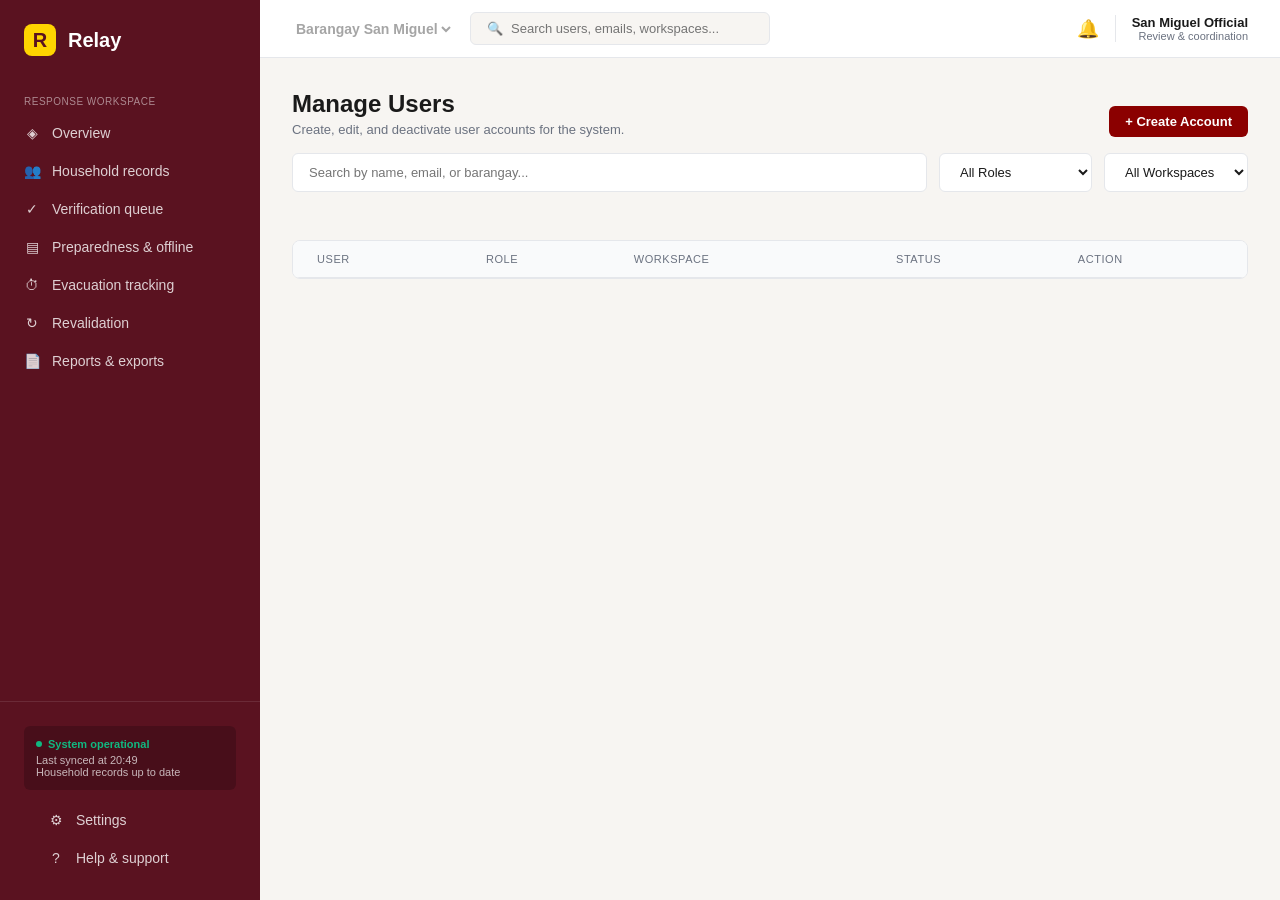
<file: user.html>
<!DOCTYPE html>
<html lang="en">
<head>
  <meta charset="UTF-8">
  <meta name="viewport" content="width=device-width, initial-scale=1.0">
  <title>Relay - Manage Users</title>
  <link rel="stylesheet" href="css/style.css">
  <style>
    .filters-row { display: flex; gap: 12px; margin-bottom: 24px; }
    .filter-input { background: var(--white); border: 1px solid var(--border); border-radius: 6px; padding: 10px 16px; font-size: 13px; color: var(--text-main); }
    .search-input { flex-grow: 1; }
  </style>
</head>
<body>
  <aside class="sidebar">
    <div class="sidebar-logo"><div class="logo-icon">R</div> Relay</div>
    <div class="sidebar-section-title">Response Workspace</div>
    <nav class="sidebar-nav">
      <a href="dashboard.html"><span class="nav-icon">◈</span> Overview</a>
      <a href="records.html"><span class="nav-icon">👥</span> Household records</a>
      <a href="verify.html"><span class="nav-icon">✓</span> Verification queue</a>
      <a href="preparedness.html"><span class="nav-icon">▤</span> Preparedness & offline</a>
      <a href="evacuation.html"><span class="nav-icon">⏱</span> Evacuation tracking</a>
      <a href="revalidation.html"><span class="nav-icon">↻</span> Revalidation</a>
      <a href="reports.html"><span class="nav-icon">📄</span> Reports & exports</a>
    </nav>
    <div class="sidebar-footer">
      <div class="status-card"><div class="status-title"><div class="status-dot"></div> System operational</div>Last synced at 09:42<br>Household records up to date</div>
      <nav class="sidebar-nav" style="margin-top: 12px;">
        <a href="user.html" class="active" id="nav-users"><span class="nav-icon">👤</span> Manage Users</a>
        <a href="settings.html"><span class="nav-icon">⚙</span> Settings</a>
        <a href="help.html"><span class="nav-icon">?</span> Help & support</a>
      </nav>
    </div>
  </aside>

  <main class="main-content">
    <header class="topbar">
      <div class="topbar-left">
        <div class="workspace-selector"><select id="workspace-selector" style="border:none; background:transparent; font-weight:600; font-size:14px; cursor:pointer;"><option>City-Wide Administration</option></select></div>
        <div class="search-bar"><span>🔍</span> Search users...</div>
      </div>
      <div class="topbar-right">
        <span class="demo-badge">DEMO WORKSPACE</span><span>🔔</span>
        <div class="user-profile"><div class="user-info"><div class="user-name">Loading...</div><div class="user-role">Loading...</div></div></div>
      </div>
    </header>

    <div class="page-header">
      <div><h1>Manage Users</h1><p>Create, edit, and deactivate user accounts for the system.</p></div>
      <div><button class="btn btn-primary" onclick="showModal('modal-add-user')">+ Create Account</button></div>
    </div>

    <div class="page-body">
      <div class="filters-row">
        <input type="text" id="user-search" class="filter-input search-input" placeholder="Search by name, email, or barangay..." oninput="loadUsers()">
        <select id="role-filter" class="filter-input" onchange="loadUsers()">
          <option value="All">All Roles</option>
          <option value="Barangay Official">Barangay Official</option>
          <option value="Purok Officer">Purok Officer</option>
        </select>
        <select id="workspace-filter" class="filter-input" onchange="loadUsers()">
          <option value="All">All Workspaces</option>
          <option value="City-Wide">City-Wide</option>
          <option value="San Miguel">San Miguel</option>
          <option value="Tibanga">Tibanga</option>
          <option value="Saray">Saray</option>
        </select>
      </div>

      <div class="card" style="padding: 0; overflow: hidden;">
        <div class="table-container">
          <table>
            <thead style="background: #F9FAFB;">
              <tr><th style="padding-left: 24px;">User</th><th>Role</th><th>Workspace</th><th>Status</th><th>Action</th></tr>
            </thead>
            <tbody id="users-body"></tbody>
          </table>
        </div>
      </div>
    </div>
  </main>

  <div id="modal-add-user" class="modal-overlay">
    <div class="modal-box">
      <div class="modal-eyebrow">Admin Action</div>
      <div class="modal-title">Create new account</div>
      <div class="modal-desc">Generate a new account for a barangay official or purok officer.</div>
      <div class="form-group" style="margin-bottom: 16px;">
        <label style="font-size:12px; font-weight:600; display:block; margin-bottom:6px;">Full Name</label>
        <input type="text" id="new-user-name" placeholder="e.g. Maria Santos" style="width:100%; padding:10px; border:1px solid var(--border); border-radius:6px;">
      </div>
      <div class="form-group" style="margin-bottom: 16px;">
        <label style="font-size:12px; font-weight:600; display:block; margin-bottom:6px;">Work Email</label>
        <input type="email" id="new-user-email" placeholder="e.g. official@tibanga.gov.ph" style="width:100%; padding:10px; border:1px solid var(--border); border-radius:6px;">
      </div>
      <div class="form-group" style="margin-bottom: 16px;">
        <label style="font-size:12px; font-weight:600; display:block; margin-bottom:6px;">Role</label>
        <select id="new-user-role" style="width:100%; padding:10px; border:1px solid var(--border); border-radius:6px;">
          <option value="Barangay Official">Barangay DRRM Official</option>
          <option value="Purok Officer">Purok Officer</option>
        </select>
      </div>
      <div class="form-group" style="margin-bottom: 16px;">
        <label style="font-size:12px; font-weight:600; display:block; margin-bottom:6px;">Barangay Workspace</label>
        <select id="new-user-workspace" style="width:100%; padding:10px; border:1px solid var(--border); border-radius:6px;">
          <option value="San Miguel">San Miguel</option>
          <option value="Tibanga">Tibanga</option>
          <option value="Saray">Saray</option>
        </select>
      </div>
      <div class="modal-footer">
        <div class="modal-footer-text">A temporary password will be emailed.</div>
        <div class="modal-actions">
          <button class="btn btn-primary" onclick="createUser()">Create Account</button>
          <button class="btn btn-secondary" onclick="hideModal('modal-add-user')">Cancel</button>
        </div>
      </div>
    </div>
  </div>

  <script>
    const DEFAULT_USERS = [
      { name: 'City DRRM Admin', email: 'admin@citydrrm.gov.ph', role: 'Admin', workspace: 'City-Wide', status: 'Active' },
      { name: 'San Miguel Official', email: 'official@sanmiguel.gov.ph', role: 'Barangay Official', workspace: 'San Miguel', status: 'Active' },
      { name: 'San Miguel Purok Officer', email: 'purok@sanmiguel.gov.ph', role: 'Purok Officer', workspace: 'San Miguel', status: 'Active' },
      { name: 'Tibanga Official', email: 'official@tibanga.gov.ph', role: 'Barangay Official', workspace: 'Tibanga', status: 'Active' },
      { name: 'Tibanga Purok Officer', email: 'purok@tibanga.gov.ph', role: 'Purok Officer', workspace: 'Tibanga', status: 'Active' },
      { name: 'Saray Official', email: 'official@saray.gov.ph', role: 'Barangay Official', workspace: 'Saray', status: 'Active' },
      { name: 'Saray Purok Officer', email: 'purok@saray.gov.ph', role: 'Purok Officer', workspace: 'Saray', status: 'Active' }
    ];

    function escapeHtml(value) {
      return String(value ?? '')
        .replace(/&/g, '&')
        .replace(/</g, '<')
        .replace(/>/g, '>')
        .replace(/"/g, '"')
        .replace(/'/g, ''');
    }

    function getUsersList() {
      const saved = JSON.parse(localStorage.getItem('relay-users'));
      if (!Array.isArray(saved) || saved.length === 0) {
        return DEFAULT_USERS.map(u => ({ ...u }));
      }
      return saved.map(u => {
        if (u.email === 'admin@g.msuiit.edu.ph') {
          return { ...u, name: 'City DRRM Admin', email: 'admin@citydrrm.gov.ph' };
        }
        return u;
      });
    }

    document.addEventListener('DOMContentLoaded', () => {
      const role = localStorage.getItem('relay-role');
      if (role !== 'Admin') {
        alert('Access denied. Only System Administrators can manage users.');
        window.location.href = 'dashboard.html';
        return;
      }
      localStorage.setItem('relay-users', JSON.stringify(getUsersList()));
      loadUsers();
    });

    function loadUsers() {
      const users = getUsersList();
      const query = (document.getElementById('user-search')?.value || '').toLowerCase().trim();
      const roleFilter = document.getElementById('role-filter')?.value || 'All';
      const workspaceFilter = document.getElementById('workspace-filter')?.value || 'All';

      const filtered = users.filter(user => {
        const matchesQuery =
          !query ||
          user.name.toLowerCase().includes(query) ||
          user.email.toLowerCase().includes(query) ||
          user.workspace.toLowerCase().includes(query);
        const matchesRole = roleFilter === 'All' || user.role === roleFilter;
        const matchesWorkspace = workspaceFilter === 'All' || user.workspace === workspaceFilter;
        return matchesQuery && matchesRole && matchesWorkspace;
      });

      const tbody = document.getElementById('users-body');
      tbody.innerHTML = '';

      if (filtered.length === 0) {
        tbody.innerHTML = '<tr><td colspan="5" style="text-align:center; padding:24px; color:var(--text-muted);">No matching user accounts found.</td></tr>';
        return;
      }

      filtered.forEach(user => {
        const realIndex = users.findIndex(u => u.email === user.email && u.name === user.name);
        const statusPill = user.status === 'Active' ? 'pill-verified' : 'pill-unable';
        tbody.innerHTML += `
          <tr>
            <td style="padding-left: 24px;">
              <strong>${escapeHtml(user.name)}</strong><br><span style="color:var(--text-muted); font-size:11px;">${escapeHtml(user.email)}</span>
            </td>
            <td>${escapeHtml(user.role)}</td>
            <td>${escapeHtml(user.workspace)}</td>
            <td><span class="pill ${statusPill}">${escapeHtml(user.status)}</span></td>
            <td>
              <button class="btn btn-secondary" style="padding: 4px 8px; font-size: 11px;" onclick="toggleUser(${realIndex})">${user.status === 'Active' ? 'Deactivate' : 'Reactivate'}</button>
            </td>
          </tr>
        `;
      });
    }

    function createUser() {
      const name = document.getElementById('new-user-name').value.trim();
      const email = document.getElementById('new-user-email').value.trim();
      const role = document.getElementById('new-user-role').value;
      const workspace = document.getElementById('new-user-workspace').value;

      if (!name || !email) {
        alert('Please fill in all fields.');
        return;
      }

      const users = getUsersList();
      users.push({ name, email, role, workspace, status: 'Active' });
      localStorage.setItem('relay-users', JSON.stringify(users));

      document.getElementById('new-user-name').value = '';
      document.getElementById('new-user-email').value = '';
      hideModal('modal-add-user');
      loadUsers();
    }

    function toggleUser(index) {
      if (index < 0) return;
      const users = getUsersList();
      if (!users[index]) return;
      users[index].status = users[index].status === 'Active' ? 'Deactivated' : 'Active';
      localStorage.setItem('relay-users', JSON.stringify(users));
      loadUsers();
    }
  </script>
  <script src="js/app.js"></script>
</body>
</html>
</file>
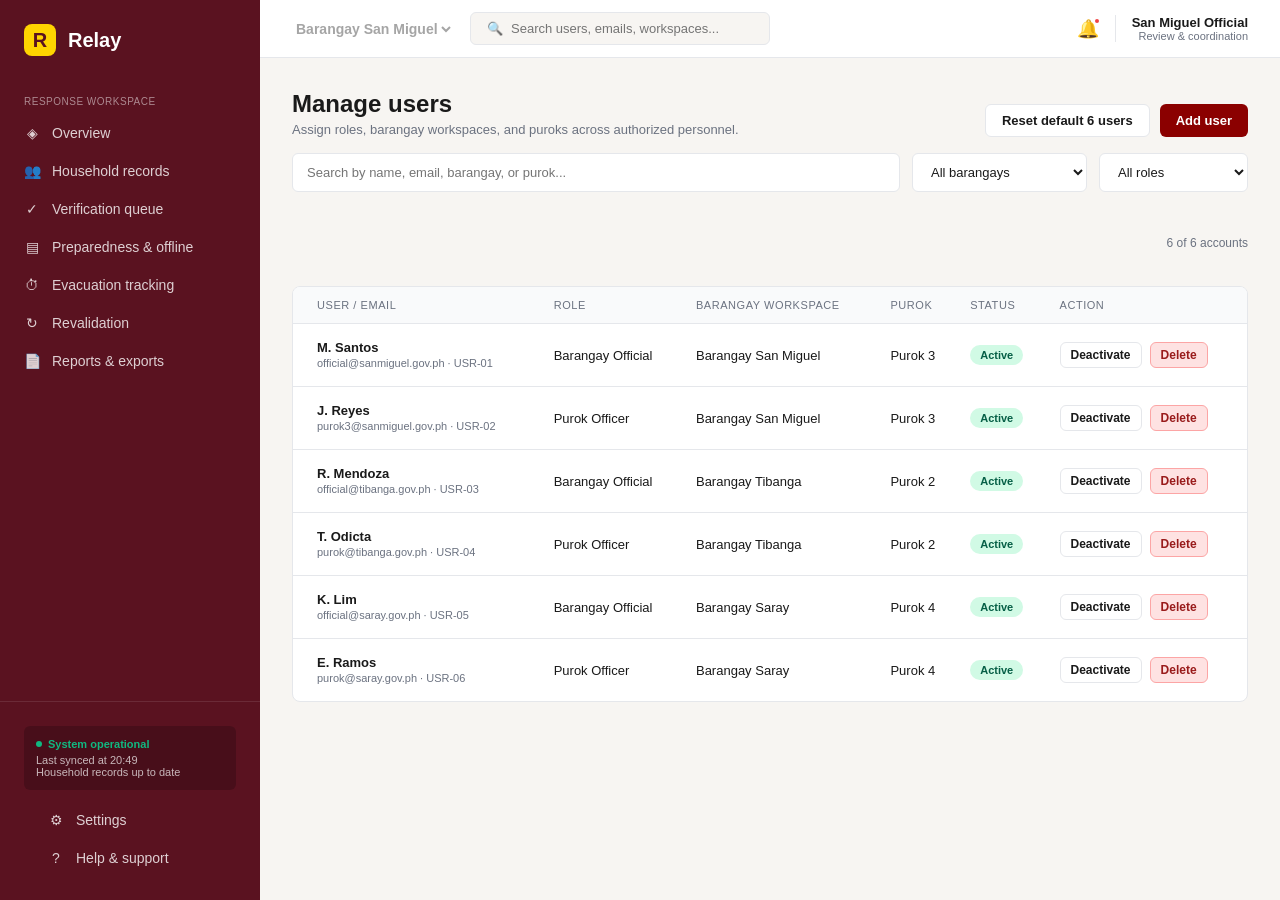
<file: users.html>
<!DOCTYPE html>
<html lang="en">
<head>
  <meta charset="UTF-8">
  <meta name="viewport" content="width=device-width, initial-scale=1.0">
  <title>Relay - Manage Users</title>
  <link rel="stylesheet" href="css/style.css">
  <style>
    .filters-row { display: flex; gap: 12px; margin-bottom: 20px; flex-wrap: wrap; }
    .filter-input { background: var(--white); border: 1px solid var(--border); border-radius: 6px; padding: 10px 14px; font-size: 13px; color: var(--text-main); }
    .filter-input:focus { outline: none; border-color: var(--maroon); }
    .search-input { flex-grow: 1; min-width: 220px; }
    .form-grid { display: grid; grid-template-columns: repeat(2, 1fr); gap: 14px; }
    .form-field { display: flex; flex-direction: column; gap: 6px; margin-bottom: 12px; }
    .form-field label { font-size: 12px; font-weight: 600; }
    .form-field input, .form-field select { padding: 9px 12px; border: 1px solid var(--border); border-radius: 6px; font-family: inherit; font-size: 13px; background: var(--white); }
    .status-active { background: #D1FAE5; color: #065F46; }
    .status-inactive { background: #F3F4F6; color: #374151; }
    .user-actions { display: inline-flex; align-items: center; gap: 8px; flex-wrap: wrap; }
    .btn-delete-user { background: #FEE2E2; color: #991B1B; border: 1px solid #FCA5A5; padding: 5px 10px; border-radius: 6px; font-size: 12px; font-weight: 600; cursor: pointer; }
    .btn-delete-user:hover { background: #FCA5A5; }
  </style>
</head>
<body>
  <aside class="sidebar">
    <div class="sidebar-logo"><div class="logo-icon">R</div> Relay</div>
    <div class="sidebar-section-title">Response Workspace</div>
    <nav class="sidebar-nav">
      <a href="dashboard.html"><span class="nav-icon">◈</span> Overview</a>
      <a href="records.html"><span class="nav-icon">👥</span> Household records</a>
      <a href="verify.html"><span class="nav-icon">✓</span> Verification queue</a>
      <a href="preparedness.html"><span class="nav-icon">▤</span> Preparedness & offline</a>
      <a href="evacuation.html"><span class="nav-icon">⏱</span> Evacuation tracking</a>
      <a href="revalidation.html"><span class="nav-icon">↻</span> Revalidation</a>
      <a href="reports.html"><span class="nav-icon">📄</span> Reports & exports</a>
    </nav>
    <div class="sidebar-footer">
      <div class="status-card"><div class="status-title"><div class="status-dot"></div> System operational</div>Last synced at 09:42<br>Household records up to date</div>
      <nav class="sidebar-nav" style="margin-top: 12px;">
        <a href="users.html" id="nav-users" class="active"><span class="nav-icon">👤</span> Manage Users</a>
        <a href="settings.html"><span class="nav-icon">⚙</span> Settings</a>
        <a href="help.html"><span class="nav-icon">?</span> Help & support</a>
      </nav>
    </div>
  </aside>
  <main class="main-content">
    <header class="topbar">
      <div class="topbar-left">
        <div class="workspace-selector"><select id="workspace-selector" style="border:none; background:transparent; font-weight:600; font-size:14px; cursor:pointer;"><option>Barangay San Miguel</option></select></div>
        <div class="search-bar"><span>🔍</span> Search users, emails, workspaces...</div>
      </div>
      <div class="topbar-right">
        <span>🔔</span>
        <div class="user-profile"><div class="user-info"><div class="user-name">Loading...</div><div class="user-role">Loading...</div></div></div>
      </div>
    </header>
    <div class="page-header">
      <div><h1>Manage users</h1><p>Assign roles, barangay workspaces, and puroks across authorized personnel.</p></div>
      <div style="display: flex; gap: 10px;">
        <button type="button" class="btn btn-secondary" onclick="resetDefaultUsers()">Reset default 6 users</button>
        <button type="button" class="btn btn-primary" onclick="showModal('modal-add-user')">Add user</button>
      </div>
    </div>
    <div class="page-body">
      <div class="filters-row">
        <input type="text" id="user-search" class="filter-input search-input" placeholder="Search by name, email, barangay, or purok..." onkeyup="loadUsers()">
        <select id="filter-workspace" class="filter-input" onchange="loadUsers()">
          <option value="All">All barangays</option>
          <option value="Barangay San Miguel">Barangay San Miguel</option>
          <option value="Barangay Tibanga">Barangay Tibanga</option>
          <option value="Barangay Saray">Barangay Saray</option>
        </select>
        <select id="filter-role" class="filter-input" onchange="loadUsers()">
          <option value="All">All roles</option>
          <option value="Barangay Official">Barangay Official</option>
          <option value="Purok Officer">Purok Officer</option>
        </select>
      </div>

      <div style="font-size: 12px; color: var(--text-muted); margin-bottom: 12px; text-align: right;" id="user-count-label">6 accounts</div>

      <div class="card" style="padding: 0; overflow: hidden;">
        <div class="table-container">
          <table>
            <thead style="background: #F9FAFB;">
              <tr>
                <th style="padding-left: 24px;">User / Email</th>
                <th>Role</th>
                <th>Barangay workspace</th>
                <th>Purok</th>
                <th>Status</th>
                <th>Action</th>
              </tr>
            </thead>
            <tbody id="users-table-body"></tbody>
          </table>
        </div>
      </div>
    </div>
  </main>

  <div id="modal-add-user" class="modal-overlay">
    <div class="modal-box" style="max-width: 520px;">
      <div class="modal-eyebrow">Account Provisioning</div>
      <div class="modal-title">Add user account</div>
      <form id="add-user-form" onsubmit="handleAddUser(event)" style="margin-top: 12px;">
        <div class="form-grid">
          <div class="form-field">
            <label for="new-user-name">Full name *</label>
            <input type="text" id="new-user-name" required placeholder="e.g. A. Navarro">
          </div>
          <div class="form-field">
            <label for="new-user-email">Work email *</label>
            <input type="email" id="new-user-email" required placeholder="e.g. purok1@sanmiguel.gov.ph">
          </div>
        </div>
        <div class="form-grid">
          <div class="form-field">
            <label for="new-user-role">Role *</label>
            <select id="new-user-role">
              <option value="Barangay Official">Barangay Official</option>
              <option value="Purok Officer">Purok Officer</option>
            </select>
          </div>
          <div class="form-field">
            <label for="new-user-workspace">Barangay workspace *</label>
            <select id="new-user-workspace">
              <option value="Barangay San Miguel">Barangay San Miguel</option>
              <option value="Barangay Tibanga">Barangay Tibanga</option>
              <option value="Barangay Saray">Barangay Saray</option>
            </select>
          </div>
        </div>
        <div class="form-field">
          <label for="new-user-purok">Assigned purok *</label>
          <select id="new-user-purok">
            <option value="Purok 1">Purok 1</option>
            <option value="Purok 2">Purok 2</option>
            <option value="Purok 3">Purok 3</option>
            <option value="Purok 4">Purok 4</option>
            <option value="Purok 5">Purok 5</option>
          </select>
        </div>
        <div class="modal-footer" style="margin-top: 16px;">
          <div class="modal-footer-text">Saved to local prototype user list.</div>
          <div class="modal-actions">
            <button type="submit" class="btn btn-primary">Save user</button>
            <button type="button" class="btn btn-secondary" onclick="hideModal('modal-add-user')">Cancel</button>
          </div>
        </div>
      </form>
    </div>
  </div>

  <div id="modal-delete-user" class="modal-overlay">
    <div class="modal-box" style="max-width: 460px;">
      <div class="modal-eyebrow">Account Removal</div>
      <div class="modal-title">Delete user account?</div>
      <div class="modal-desc" id="delete-user-desc">
        Remove this user account from the local prototype user list? This cannot be undone.
      </div>
      <div class="modal-footer">
        <div class="modal-footer-text">Action applies to prototype accounts.</div>
        <div class="modal-actions">
          <button type="button" class="btn btn-secondary" onclick="cancelDeleteUser()">Cancel</button>
          <button type="button" class="btn btn-primary" onclick="confirmDeleteUser()">Delete user</button>
        </div>
      </div>
    </div>
  </div>

  <script src="js/database.js"></script>
  <script src="js/app.js"></script>
  <script>
    let pendingDeleteUserId = null;

    function escapeUserHtml(value) {
      return String(value ?? '')
        .replace(/&/g, '&amp;')
        .replace(/</g, '&lt;')
        .replace(/>/g, '&gt;')
        .replace(/"/g, '&quot;')
        .replace(/'/g, '&#39;');
    }

    function loadUsers() {
      const allUsers = typeof getRelayUsers === 'function' ? getRelayUsers() : [];
      const query = (document.getElementById('user-search')?.value || '').trim().toLowerCase();
      const wsFilter = document.getElementById('filter-workspace')?.value || 'All';
      const roleFilter = document.getElementById('filter-role')?.value || 'All';

      const filtered = allUsers.filter(u => {
        const matchesQuery =
          !query ||
          String(u.name || '').toLowerCase().includes(query) ||
          String(u.email || '').toLowerCase().includes(query) ||
          String(u.workspace || '').toLowerCase().includes(query) ||
          String(u.purok || '').toLowerCase().includes(query);
        const matchesWs = wsFilter === 'All' || u.workspace === wsFilter;
        const matchesRole = roleFilter === 'All' || u.role === roleFilter;
        return matchesQuery && matchesWs && matchesRole;
      });

      const tbody = document.getElementById('users-table-body');
      const countLabel = document.getElementById('user-count-label');
      if (countLabel) {
        countLabel.textContent = `${filtered.length} of ${allUsers.length} accounts`;
      }

      if (!tbody) return;
      if (filtered.length === 0) {
        tbody.innerHTML = '<tr><td colspan="6" style="text-align:center; padding: 24px; color: var(--text-muted);">No matching user accounts found.</td></tr>';
        return;
      }

      tbody.innerHTML = filtered.map(u => {
        const isActive = (u.status || 'Active') === 'Active';
        const wsLabel = u.workspace || (u.barangay ? `Barangay ${u.barangay}` : 'Barangay San Miguel');
        return `
          <tr>
            <td style="padding-left: 24px;">
              <strong>${escapeUserHtml(u.name)}</strong><br>
              <span style="font-size: 11px; color: var(--text-muted);">${escapeUserHtml(u.email)} · ${escapeUserHtml(u.id)}</span>
            </td>
            <td>${escapeUserHtml(u.role)}</td>
            <td>${escapeUserHtml(wsLabel)}</td>
            <td>${escapeUserHtml(u.purok)}</td>
            <td><span class="pill ${isActive ? 'status-active' : 'status-inactive'}">${escapeUserHtml(u.status || 'Active')}</span></td>
            <td>
              <div class="user-actions">
                <button type="button" class="btn btn-secondary" style="padding: 5px 10px; font-size: 12px;" onclick="toggleUserStatus('${escapeUserHtml(u.id)}')">
                  ${isActive ? 'Deactivate' : 'Activate'}
                </button>
                <button type="button" class="btn-delete-user" onclick="openDeleteUserModal('${escapeUserHtml(u.id)}')">
                  Delete
                </button>
              </div>
            </td>
          </tr>
        `;
      }).join('');
    }

    function toggleUserStatus(userId) {
      const list = typeof getRelayUsers === 'function' ? getRelayUsers() : [];
      const updated = list.map(u => {
        if (u.id === userId) {
          return { ...u, status: (u.status || 'Active') === 'Active' ? 'Inactive' : 'Active' };
        }
        return u;
      });
      localStorage.setItem('relay_users', JSON.stringify(updated));
      loadUsers();
    }

    function openDeleteUserModal(userId) {
      const list = typeof getRelayUsers === 'function' ? getRelayUsers() : [];
      const target = list.find(u => u.id === userId);
      if (!target) return;

      const activeUserEmail = (localStorage.getItem('relay-user') || '').trim().toLowerCase();
      const isCurrentUser =
        activeUserEmail && String(target.email || '').trim().toLowerCase() === activeUserEmail;

      if (isCurrentUser) {
        if (typeof openNoticeModal === 'function') {
          openNoticeModal(
            'Action Blocked',
            `You cannot delete the currently signed-in account (${target.email}). Sign in with another administrator account first.`,
            'Account Protection'
          );
        }
        return;
      }

      pendingDeleteUserId = userId;
      const descEl = document.getElementById('delete-user-desc');
      if (descEl) {
        descEl.textContent = `Remove ${target.name} (${target.email} · ${target.id})? This cannot be undone.`;
      }
      showModal('modal-delete-user');
    }

    function cancelDeleteUser() {
      pendingDeleteUserId = null;
      hideModal('modal-delete-user');
    }

    function confirmDeleteUser() {
      if (!pendingDeleteUserId) return;
      const list = typeof getRelayUsers === 'function' ? getRelayUsers() : [];
      const remaining = list.filter(u => u.id !== pendingDeleteUserId);
      localStorage.setItem('relay_users', JSON.stringify(remaining));
      cancelDeleteUser();
      loadUsers();
    }

    function handleAddUser(event) {
      event.preventDefault();
      const name = document.getElementById('new-user-name').value.trim();
      const email = document.getElementById('new-user-email').value.trim();
      const role = document.getElementById('new-user-role').value;
      const workspace = document.getElementById('new-user-workspace').value;
      const purok = document.getElementById('new-user-purok').value;
      if (!name || !email) return;

      const list = typeof getRelayUsers === 'function' ? getRelayUsers() : [];
      const nextNum = String(list.length + 1).padStart(2, '0');
      list.push({
        id: `USR-${nextNum}`,
        name,
        email,
        role,
        workspace,
        barangay: workspace.replace(/^Barangay\s+/i, '').trim(),
        purok,
        status: 'Active'
      });

      localStorage.setItem('relay_users', JSON.stringify(list));
      document.getElementById('add-user-form').reset();
      hideModal('modal-add-user');
      loadUsers();
    }

    function resetDefaultUsers() {
      if (typeof DEFAULT_RELAY_USERS !== 'undefined') {
        localStorage.setItem('relay_users', JSON.stringify(DEFAULT_RELAY_USERS.map(u => ({ ...u }))));
        loadUsers();
      }
    }

    document.addEventListener('DOMContentLoaded', loadUsers);
  </script>
</body>
</html>
</file>
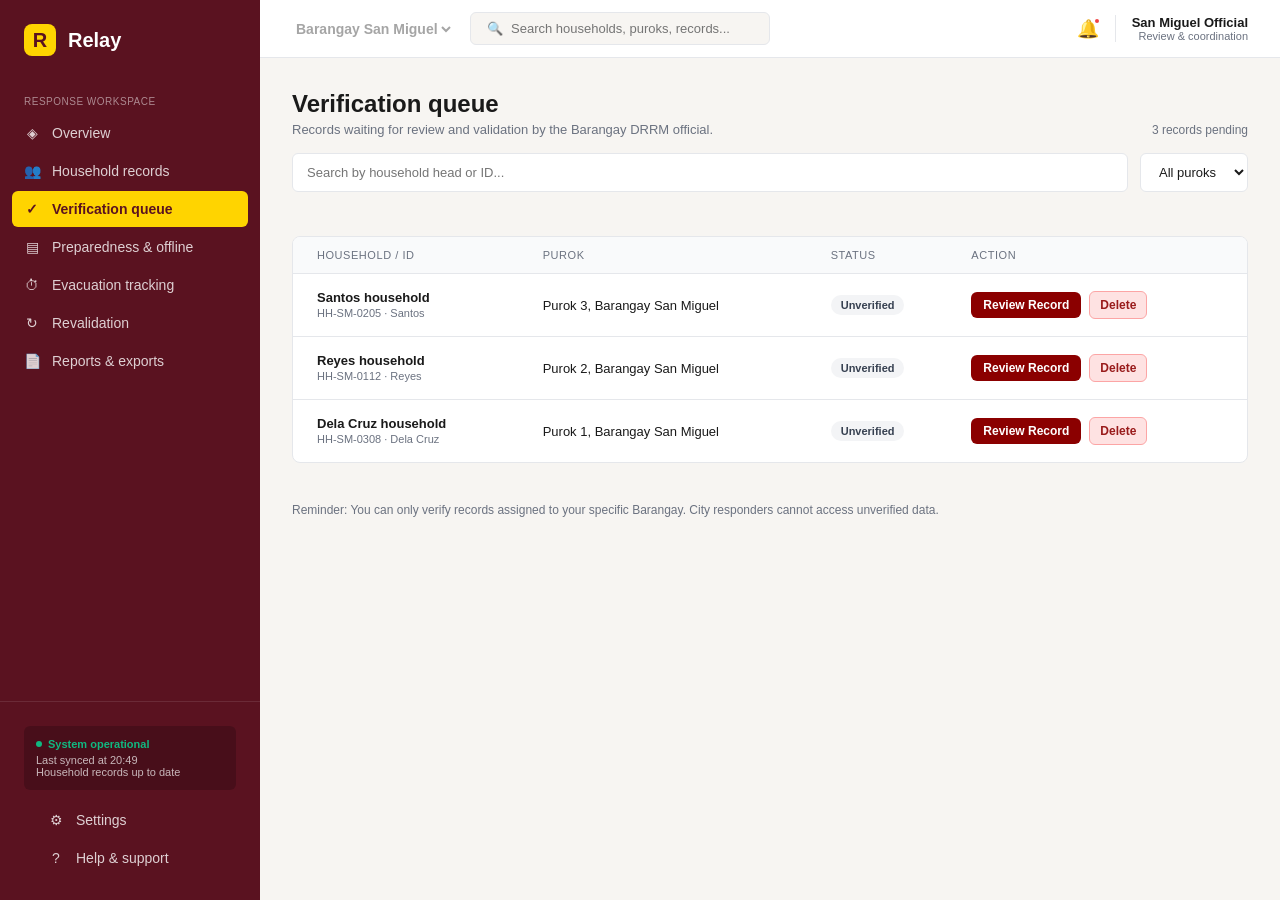
<file: verify.html>
<!DOCTYPE html>
<html lang="en">
<head>
  <meta charset="UTF-8">
  <meta name="viewport" content="width=device-width, initial-scale=1.0">
  <title>Relay - Verification Queue</title>
  <link rel="stylesheet" href="css/style.css">
  <style>
    .filters-row { display: flex; gap: 12px; margin-bottom: 20px; flex-wrap: wrap; }
    .filter-input { background: var(--white); border: 1px solid var(--border); border-radius: 6px; padding: 10px 14px; font-size: 13px; color: var(--text-main); }
    .filter-input:focus { outline: none; border-color: var(--maroon); }
    .search-input { flex-grow: 1; min-width: 240px; }
    .pill-unable { background: #FEE2E2; color: #991B1B; }
    .btn-delete-record { padding: 6px 10px; font-size: 12px; background: #FEE2E2; color: #991B1B; border: 1px solid #FCA5A5; border-radius: 6px; cursor: pointer; font-weight: 600; }
    .btn-delete-record:hover { background: #FECACA; }
  </style>
</head>
<body>
  <aside class="sidebar">
    <div class="sidebar-logo"><div class="logo-icon">R</div> Relay</div>
    <div class="sidebar-section-title">Response Workspace</div>
    <nav class="sidebar-nav">
      <a href="dashboard.html"><span class="nav-icon">◈</span> Overview</a>
      <a href="records.html"><span class="nav-icon">👥</span> Household records</a>
      <a href="verify.html" class="active"><span class="nav-icon">✓</span> Verification queue</a>
      <a href="preparedness.html"><span class="nav-icon">▤</span> Preparedness & offline</a>
      <a href="evacuation.html"><span class="nav-icon">⏱</span> Evacuation tracking</a>
      <a href="revalidation.html"><span class="nav-icon">↻</span> Revalidation</a>
      <a href="reports.html"><span class="nav-icon">📄</span> Reports & exports</a>
    </nav>
    <div class="sidebar-footer">
      <div class="status-card"><div class="status-title"><div class="status-dot"></div> System operational</div>Last synced at 09:42<br>Household records up to date</div>
      <nav class="sidebar-nav" style="margin-top: 12px;"><a href="settings.html"><span class="nav-icon">⚙</span> Settings</a><a href="help.html"><span class="nav-icon">?</span> Help & support</a></nav>
    </div>
  </aside>

  <main class="main-content">
    <header class="topbar">
      <div class="topbar-left">
        <div class="workspace-selector"><select id="workspace-selector" style="border:none; background:transparent; font-weight:600; font-size:14px; cursor:pointer;"><option>Barangay San Miguel</option></select></div>
        <div class="search-bar"><span>🔍</span> Search households, puroks, records...</div>
      </div>
      <div class="topbar-right">
        <span>🔔</span>
        <div class="user-profile"><div class="user-info"><div class="user-name">Loading...</div><div class="user-role">Loading...</div></div></div>
      </div>
    </header>

    <div class="page-header">
      <div><h1>Verification queue</h1><p>Records waiting for review and validation by the Barangay DRRM official.</p></div>
      <div style="font-size: 12px; color: var(--text-muted);" id="queue-pending-count">0 records pending</div>
    </div>

    <div class="page-body">
      <div class="filters-row">
        <input type="text" id="queue-search" class="filter-input search-input" placeholder="Search by household head or ID..." oninput="renderVerificationQueue()">
        <select id="filter-queue-purok" class="filter-input" onchange="renderVerificationQueue()">
          <option value="All">All puroks</option>
          <option value="Purok 1">Purok 1</option>
          <option value="Purok 2">Purok 2</option>
          <option value="Purok 3">Purok 3</option>
          <option value="Purok 4">Purok 4</option>
          <option value="Purok 5">Purok 5</option>
        </select>
      </div>

      <div class="card" style="padding: 0; overflow: hidden;">
        <div class="table-container">
          <table>
            <thead style="background: #F9FAFB;">
              <tr>
                <th style="padding-left: 24px;">Household / ID</th>
                <th>Purok</th>
                <th>Status</th>
                <th>Action</th>
              </tr>
            </thead>
            <tbody id="verify-table-body"></tbody>
          </table>
        </div>
      </div>

      <p style="font-size: 12px; color: var(--text-muted); margin-top: 16px;">
        Reminder: You can only verify records assigned to your specific Barangay. City responders cannot access unverified data.
      </p>
    </div>
  </main>

  <script src="js/database.js"></script>
  <script src="js/app.js"></script>
  <script>
    function escapeVerifyHtml(value) {
      return String(value ?? '')
        .replace(/&/g, '&amp;')
        .replace(/</g, '&lt;')
        .replace(/>/g, '&gt;')
        .replace(/"/g, '&quot;')
        .replace(/'/g, '&#39;');
    }

    function openQueueReview(hhId) {
      localStorage.setItem('selected_household', hhId);
      window.location.href = 'review.html';
    }

    function handleQueueDelete(hhId) {
      if (typeof deleteHouseholdRecord === 'function') {
        deleteHouseholdRecord(hhId, () => {
          renderVerificationQueue();
        });
      }
    }

    function renderVerificationQueue() {
      const scoped = typeof getScopedHouseholds === 'function' && typeof households !== 'undefined'
        ? getScopedHouseholds(households)
        : Object.values(typeof households !== 'undefined' ? households : {});

      const pendingAll = scoped
        .map(hh => ({
          ...hh,
          status: localStorage.getItem(`record_${hh.id}`) || 'Unverified'
        }))
        .filter(hh => hh.status === 'Unverified' || hh.status === 'Needs Correction' || hh.status === 'Unable to Verify');

      const countEl = document.getElementById('queue-pending-count');
      if (countEl) {
        countEl.textContent = `${pendingAll.length} ${pendingAll.length === 1 ? 'record' : 'records'} pending`;
      }

      const searchVal = (document.getElementById('queue-search')?.value || '').trim().toLowerCase();
      const purokVal = document.getElementById('filter-queue-purok')?.value || 'All';

      const filtered = pendingAll.filter(hh => {
        const matchesPurok = purokVal === 'All' || String(hh.purok || '').toLowerCase().includes(purokVal.toLowerCase());
        const matchesSearch =
          !searchVal ||
          String(hh.head || '').toLowerCase().includes(searchVal) ||
          String(hh.id || '').toLowerCase().includes(searchVal) ||
          String(hh.purok || '').toLowerCase().includes(searchVal);
        return matchesPurok && matchesSearch;
      });

      const tbody = document.getElementById('verify-table-body');
      if (!tbody) return;

      if (filtered.length === 0) {
        tbody.innerHTML = '<tr><td colspan="4" style="text-align:center; padding: 24px; color: var(--text-muted);">No pending records match your filter.</td></tr>';
        return;
      }

      tbody.innerHTML = filtered.map(hh => {
        const pillClass =
          hh.status === 'Needs Correction' ? 'pill-needs' :
          hh.status === 'Unable to Verify' ? 'pill-unable' :
          'pill-unverified';
        const allowDelete = typeof canDeleteHouseholdRecord === 'function' ? canDeleteHouseholdRecord(hh) : true;
        const deleteBtnHtml = allowDelete
          ? `<button type="button" class="btn-delete-record" onclick="handleQueueDelete('${escapeVerifyHtml(hh.id)}')">Delete</button>`
          : '';

        return `
          <tr data-id="${escapeVerifyHtml(hh.id)}">
            <td style="padding-left: 24px;">
              <strong>${escapeVerifyHtml(hh.head)} household</strong><br>
              <span style="font-size: 11px; color: var(--text-muted);">${escapeVerifyHtml(hh.id)} · ${escapeVerifyHtml(hh.head)}</span>
            </td>
            <td>${escapeVerifyHtml(hh.purok || '')}</td>
            <td><span class="pill ${pillClass}">${escapeVerifyHtml(hh.status)}</span></td>
            <td>
              <div style="display: flex; gap: 8px; align-items: center;">
                <button type="button" class="btn btn-primary btn-verify-action" style="padding: 6px 12px; font-size: 12px;" onclick="openQueueReview('${escapeVerifyHtml(hh.id)}')">Review Record</button>
                ${deleteBtnHtml}
              </div>
            </td>
          </tr>
        `;
      }).join('');
    }

    document.addEventListener('DOMContentLoaded', renderVerificationQueue);
  </script>
</body>
</html>
</file>
<file: css/style.css>
/* =========================================
   RELAY DESIGN SYSTEM & SHARED LAYOUT
   ========================================= */

:root {
  /* Colors */
  --maroon: #5A1220;
  --maroon-dark: #4a0f1a;
  --red: #8B0000;
  --red-hover: #6a0000;
  --yellow: #FFD400;
  --yellow-hover: #e6bf00;
  --cream: #F7F5F2;
  --white: #FFFFFF;
  --text-main: #1A1A1A;
  --text-muted: #6B7280;
  --border: #E5E7EB;

  /* Status Colors */
  --status-verified-bg: #D1FAE5;
  --status-verified-text: #065F46;
  --status-unverified-bg: #F3F4F6;
  --status-unverified-text: #374151;
  --status-needs-bg: #FEF3C7;
  --status-needs-text: #92400E;
  --status-unable-bg: #FEE2E2;
  --status-unable-text: #991B1B;

  /* Typography */
  --font-family: 'Inter', -apple-system, BlinkMacSystemFont, "Segoe UI", Roboto, Helvetica, Arial, sans-serif;
}

* {
  box-sizing: border-box;
  margin: 0;
  padding: 0;
}

body {
  font-family: var(--font-family);
  background-color: var(--cream);
  color: var(--text-main);
  display: flex;
  height: 100vh;
  overflow: hidden;
}

body.has-banner {
  padding-top: 40px;
}

a { text-decoration: none; color: inherit; }
button { cursor: pointer; font-family: inherit; border: none; }

/* =========================================
   GLOBAL BANNER (OFFLINE / SYNC)
   ========================================= */
.global-banner {
  position: fixed;
  top: 0;
  left: 0;
  right: 0;
  height: 40px;
  display: none;
  align-items: center;
  justify-content: center;
  gap: 8px;
  font-size: 13px;
  font-weight: 500;
  z-index: 9999;
}

.global-banner.offline {
  display: flex;
  background-color: #FEF3C7;
  color: #92400E;
  border-bottom: 1px solid #F59E0B;
}

.global-banner.online {
  display: flex;
  background-color: #D1FAE5;
  color: #065F46;
  border-bottom: 1px solid #10B981;
}

/* =========================================
   SHARED: SIDEBAR
   ========================================= */
.sidebar {
  width: 260px;
  background-color: var(--maroon);
  color: var(--white);
  display: flex;
  flex-direction: column;
  height: 100vh;
  flex-shrink: 0;
}

body.has-banner .sidebar {
  height: calc(100vh - 40px);
}

.sidebar-logo {
  padding: 24px;
  display: flex;
  align-items: center;
  gap: 12px;
  font-size: 20px;
  font-weight: 700;
}

.sidebar-logo .logo-icon {
  background-color: var(--yellow);
  color: var(--maroon);
  width: 32px;
  height: 32px;
  border-radius: 8px;
  display: flex;
  align-items: center;
  justify-content: center;
  font-weight: 900;
}

.sidebar-section-title {
  font-size: 10px;
  text-transform: uppercase;
  letter-spacing: 0.05em;
  color: rgba(255, 255, 255, 0.5);
  padding: 0 24px;
  margin-bottom: 8px;
  margin-top: 16px;
}

.sidebar-nav {
  display: flex;
  flex-direction: column;
  gap: 2px;
  padding: 0 12px;
}

.sidebar-nav a {
  display: flex;
  align-items: center;
  gap: 12px;
  padding: 10px 12px;
  border-radius: 6px;
  font-size: 14px;
  color: rgba(255, 255, 255, 0.8);
  transition: all 0.2s;
}

.sidebar-nav a:hover {
  background-color: rgba(255, 255, 255, 0.1);
  color: var(--white);
}

.sidebar-nav a.active {
  background-color: var(--yellow);
  color: var(--maroon);
  font-weight: 600;
}

.sidebar-nav a .nav-icon {
  width: 16px;
  height: 16px;
  display: flex;
  align-items: center;
  justify-content: center;
}

.sidebar-footer {
  margin-top: auto;
  padding: 24px;
  border-top: 1px solid rgba(255, 255, 255, 0.1);
}

.sidebar-footer .status-card {
  background-color: rgba(0, 0, 0, 0.2);
  padding: 12px;
  border-radius: 6px;
  font-size: 11px;
  color: rgba(255, 255, 255, 0.7);
}

.status-card .status-title {
  color: #10B981;
  font-weight: 600;
  display: flex;
  align-items: center;
  gap: 6px;
  margin-bottom: 4px;
}

.status-dot {
  width: 6px;
  height: 6px;
  background-color: #10B981;
  border-radius: 50%;
}

/* =========================================
   SHARED: MAIN CONTENT & TOP BAR
   ========================================= */
.main-content {
  flex-grow: 1;
  display: flex;
  flex-direction: column;
  height: 100vh;
  overflow-y: auto;
}

body.has-banner .main-content {
  height: calc(100vh - 40px);
}

.topbar {
  background-color: var(--white);
  border-bottom: 1px solid var(--border);
  padding: 12px 32px;
  display: flex;
  align-items: center;
  justify-content: space-between;
  position: sticky;
  top: 0;
  z-index: 10;
}

.topbar-left, .topbar-right {
  display: flex;
  align-items: center;
  gap: 16px;
}

.workspace-selector {
  font-weight: 600;
  font-size: 14px;
  display: flex;
  align-items: center;
  gap: 4px;
}

.search-bar {
  position: relative;
  background-color: var(--cream);
  border: 1px solid var(--border);
  border-radius: 6px;
  padding: 8px 16px;
  width: 300px;
  font-size: 13px;
  color: var(--text-muted);
  display: flex;
  align-items: center;
  gap: 8px;
}

.global-search-input {
  border: none;
  background: transparent;
  width: 100%;
  font-size: 13px;
  color: var(--text-main);
  font-family: inherit;
}

.global-search-input:focus {
  outline: none;
}

.global-search-results {
  display: none;
  position: absolute;
  top: calc(100% + 6px);
  left: 0;
  right: 0;
  background: var(--white);
  border: 1px solid var(--border);
  border-radius: 8px;
  box-shadow: 0 10px 25px rgba(0, 0, 0, 0.12);
  max-height: 320px;
  overflow-y: auto;
  z-index: 1200;
}

.global-search-item {
  display: flex;
  align-items: center;
  justify-content: space-between;
  gap: 10px;
  padding: 10px 14px;
  border-bottom: 1px solid var(--border);
  cursor: pointer;
}

.global-search-item:last-child {
  border-bottom: none;
}

.global-search-item:hover {
  background-color: var(--cream);
}

.demo-badge {
  background-color: #F3F4F6;
  color: var(--text-muted);
  font-size: 11px;
  font-weight: 600;
  padding: 4px 8px;
  border-radius: 4px;
  letter-spacing: 0.05em;
}

.user-profile {
  display: flex;
  align-items: center;
  gap: 12px;
  border-left: 1px solid var(--border);
  padding-left: 16px;
}

.user-info {
  text-align: right;
}

.user-name {
  font-size: 13px;
  font-weight: 600;
}

.user-role {
  font-size: 11px;
  color: var(--text-muted);
}

/* =========================================
   SHARED: PAGE HEADER & BUTTONS
   ========================================= */
.page-header {
  padding: 32px 32px 16px 32px;
  display: flex;
  justify-content: space-between;
  align-items: flex-end;
}

.page-header h1 {
  font-size: 24px;
  font-weight: 600;
  margin-bottom: 4px;
}

.page-header p {
  font-size: 13px;
  color: var(--text-muted);
}

.btn {
  padding: 8px 16px;
  border-radius: 6px;
  font-size: 13px;
  font-weight: 600;
  display: inline-flex;
  align-items: center;
  gap: 6px;
  transition: background 0.2s;
}

.btn-primary {
  background-color: var(--red);
  color: var(--white);
}

.btn-primary:hover { background-color: var(--red-hover); }

.btn-secondary {
  background-color: var(--white);
  border: 1px solid var(--border);
  color: var(--text-main);
}

.btn-secondary:hover { background-color: var(--cream); }

.btn-yellow {
  background-color: var(--yellow);
  color: var(--maroon);
}
.btn-yellow:hover { background-color: var(--yellow-hover); }

/* =========================================
   SHARED: CARDS & TABLES
   ========================================= */
.page-body {
  padding: 0 32px 32px 32px;
  display: flex;
  flex-direction: column;
  gap: 24px;
}

.card {
  background-color: var(--white);
  border: 1px solid var(--border);
  border-radius: 8px;
  padding: 24px;
}

.card-header {
  display: flex;
  justify-content: space-between;
  align-items: center;
  margin-bottom: 16px;
}

.card-title {
  font-size: 15px;
  font-weight: 600;
}

/* Tables */
.table-container {
  width: 100%;
  overflow-x: auto;
}

table {
  width: 100%;
  border-collapse: collapse;
  font-size: 13px;
  text-align: left;
}

th {
  padding: 12px;
  border-bottom: 1px solid var(--border);
  color: var(--text-muted);
  font-weight: 500;
  font-size: 11px;
  text-transform: uppercase;
  letter-spacing: 0.05em;
}

td {
  padding: 16px 12px;
  border-bottom: 1px solid var(--border);
  vertical-align: middle;
}

tr:last-child td { border-bottom: none; }

/* Status Pills */
.pill {
  padding: 4px 10px;
  border-radius: 9999px;
  font-size: 11px;
  font-weight: 600;
  display: inline-flex;
  align-items: center;
}
.pill-verified { background: var(--status-verified-bg); color: var(--status-verified-text); }
.pill-unverified { background: var(--status-unverified-bg); color: var(--status-unverified-text); }
.pill-needs { background: var(--status-needs-bg); color: var(--status-needs-text); }
.pill-unable { background: var(--status-unable-bg); color: var(--status-unable-text); }

.status-at-home { background-color: #FEE2E2; color: #991B1B; }
.status-en-route { background-color: #FEF3C7; color: #92400E; }
.status-evacuated { background-color: #D1FAE5; color: #065F46; }
.status-preemptive { background-color: #E0F2FE; color: #075985; }
.status-assisted { background-color: #EDE9FE; color: #5B21B6; }
.status-unaccounted { background-color: #F3F4F6; color: #374151; }

/* =========================================
   MODALS
   ========================================= */
.modal-overlay {
  display: none;
  position: fixed;
  inset: 0;
  background-color: rgba(26, 26, 26, 0.55);
  align-items: center;
  justify-content: center;
  padding: 20px;
  z-index: 2000;
}

.modal-box {
  background-color: var(--white);
  border: 1px solid var(--border);
  border-radius: 8px;
  padding: 24px;
  width: 100%;
  max-width: 520px;
  box-shadow: 0 20px 40px rgba(0, 0, 0, 0.18);
}

.modal-eyebrow {
  font-size: 11px;
  text-transform: uppercase;
  letter-spacing: 0.05em;
  font-weight: 700;
  color: var(--red);
  margin-bottom: 6px;
}

.modal-title {
  font-size: 18px;
  font-weight: 700;
  color: var(--text-main);
  margin-bottom: 10px;
}

.modal-desc {
  font-size: 13px;
  color: var(--text-muted);
  line-height: 1.5;
  margin-bottom: 20px;
}

.modal-footer {
  display: flex;
  align-items: center;
  justify-content: space-between;
  gap: 12px;
  padding-top: 14px;
  border-top: 1px solid var(--border);
  flex-wrap: wrap;
}

.modal-footer-text {
  font-size: 11px;
  color: var(--text-muted);
}

.modal-actions {
  display: flex;
  gap: 10px;
}
</file>
